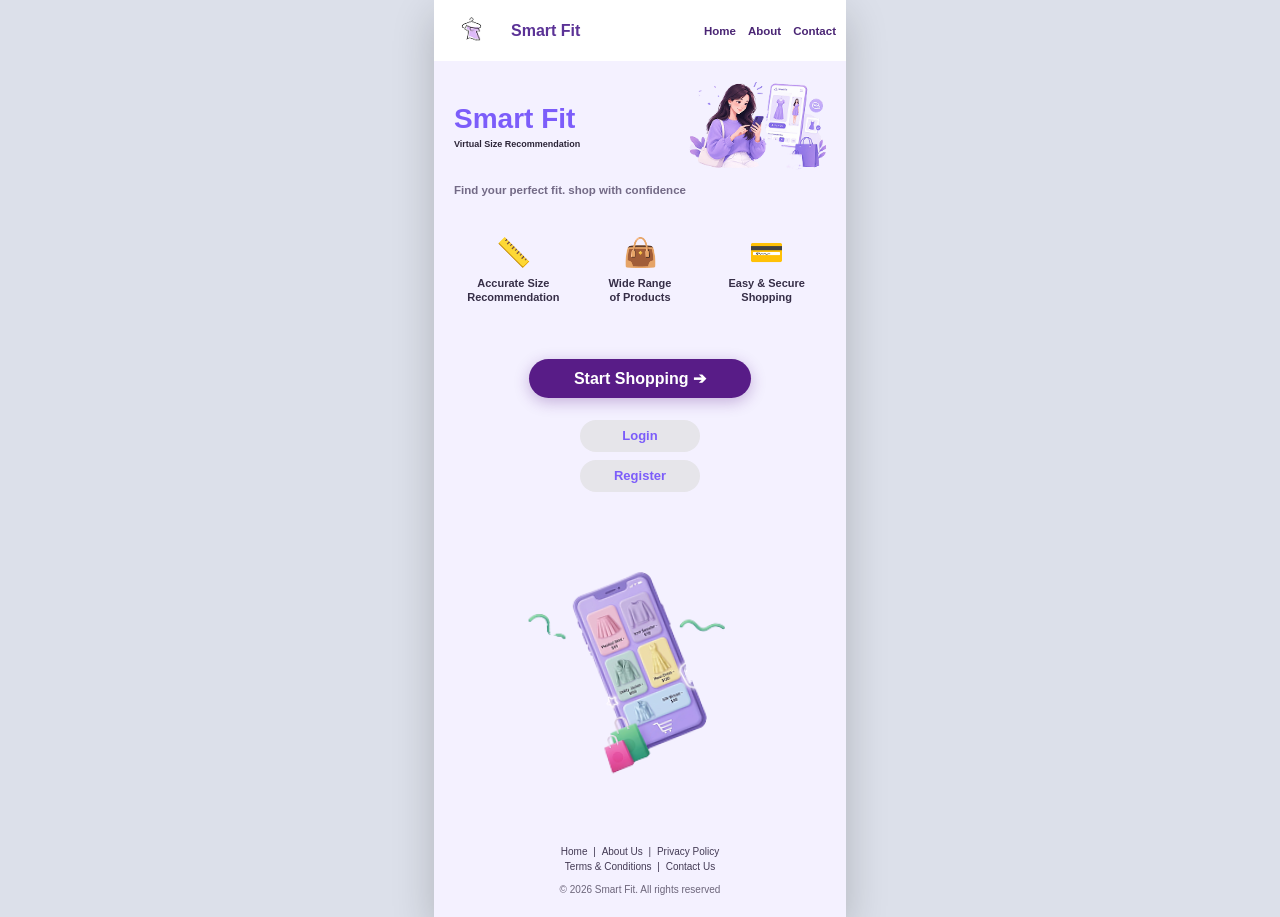
<file: index.html>
<!DOCTYPE html>
<html lang="en">
<head>
    <meta charset="UTF-8">
    <meta name="viewport" content="width=device-width, initial-scale=1.0">
    <title>Smart Fit - Virtual Size Recommendation</title>
    <link rel="stylesheet" href="style.css">
</head>
<body>

    <div class="mobile-container">
        <!-- Top White Navbar -->
        <header class="navbar">
            <div class="logo-area">
                <img src="images/navbar.png" alt="Smart Fit Logo" class="nav-logo">
                <span class="brand-name">Smart Fit</span>
            </div>
            <nav class="nav-links">
                 <a href="index.html">Home</a>
                 <a href="about.html">About</a>
                 <a href="contact.html">Contact</a>
            </nav>
        </header>

        <!-- Main Content Area -->
        <main class="main-content">
            <!-- Hero Section -->
            <section class="hero-section">
                <div class="hero-top">
                    <div class="hero-text">
                        <h1>Smart Fit</h1>
                        <h2>Virtual Size Recommendation</h2>
                    </div>
                    <div class="hero-illustration">
                        <img src="images/hero.png" alt="Smart Fit Illustration" class="illustration-img">
                    </div>
                </div>
                <p class="hero-tagline">Find your perfect fit. shop with confidence</p>
            </section>

            <!-- Features / Icons Section -->
            <section class="features-section">
                <div class="feature-item">
                    <div class="feature-icon">📏</div>
                    <p>Accurate Size<br>Recommendation</p>
                </div>
                <div class="feature-item">
                    <div class="feature-icon">👜</div>
                    <p>Wide Range<br>of Products</p>
                </div>
                <div class="feature-item">
                    <div class="feature-icon">💳</div>
                    <p>Easy & Secure<br>Shopping</p>
                </div>
            </section>

            <!-- Action Buttons Section -->
            <section class="action-section">
                
                <button onclick="goToShop()" style="background-color: #581c87; color: #ffffff; font-size: 16px; font-weight: 600; padding: 10px 45px; border: none; border-radius: 50px; cursor: pointer; box-shadow: 0 4px 15px rgba(88, 28, 135, 0.3); display: inline-block; text-align: center;">Start Shopping ➔</button>
                
                <div class="auth-buttons-container">
                    <a href="login.html" style="text-decoration: none;">
                        <button class="btn-secondary">Login</button>
                    </a>
                    <a href="register.html" style="text-decoration: none;">
                        <button class="btn-secondary">Register</button>
                    </a>
                </div>
            </section>

            <div class="bottom-banner">
                <img src="images/banner.png" alt="Fashion Showcase" class="bottom-banner-img">
            </div>

        </main>

        <!-- Footer Links & Copyright -->
        <footer class="footer">
            <div class="footer-links">
                <a href="#">Home</a> | 
                <a href="#">About Us</a> | 
                <a href="#">Privacy Policy</a> <br>
                <a href="#">Terms & Conditions</a> | 
                <a href="#">Contact Us</a>
            </div>
            <p class="copyright">&copy; 2026 Smart Fit. All rights reserved</p>
        </footer>
    </div>

    <!-- JavaScript to handle Start Shopping button redirect -->
    <script>
        function goToShop() {
            window.location.href = "products.html";
        }

        
    </script>
</body>
</html>
</file>
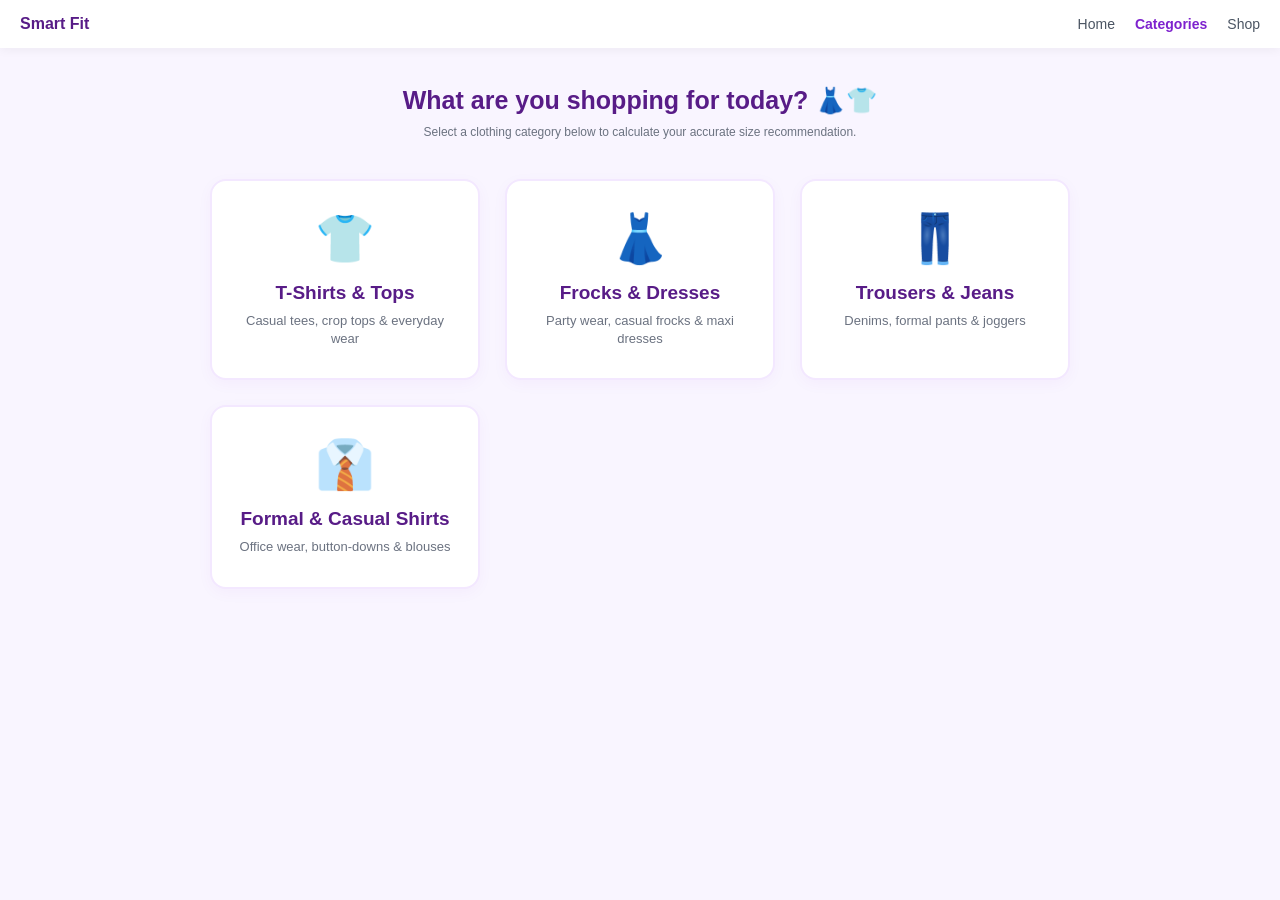
<file: categories.html>
<!DOCTYPE html>
<html lang="en">
<head>
    <meta charset="UTF-8">
    <meta name="viewport" content="width=device-width, initial-scale=1.0">
    <title>Select Clothing Category - SmartFit</title>
    <style>
        * {
            margin: 0;
            padding: 0;
            box-sizing: border-box;
            font-family: 'Segoe UI', Tahoma, Geneva, Verdana, sans-serif;
        }
        body {
            background-color: #f9f5ff;
            color: #1f2937;
        }
        header {
            background: #ffffff;
            box-shadow: 0 2px 10px rgba(0,0,0,0.05);
            display: flex;
            justify-content: space-between;
            align-items: center;
            padding: 15px 20px;
            position: sticky;
            top: 0;
            z-index: 100;
        }
        .logo {
            font-size: 15Spx;
            font-weight: bold;
            color: #581c87;
        }
        .nav-links {
            display: flex;
            gap: 20px;
            align-items: center;
        }
        .nav-links a {
            text-decoration: none;
            color: #4b5563;
            font-size: 14px;
            font-weight: 500;
        }
        .nav-links a:hover {
            color: #7e22ce;
        }
        .container {
            max-width: 900px;
            margin: 18px auto;
            padding: 20px;
            text-align: center;
        }
        h1 {
            color: #581c87;
            font-size: 25px;
            margin-bottom: 10px;
        }
        p.subtitle {
            color: #6b7280;
            font-size: 12px;
            margin-bottom: 40px;
        }
        .category-grid {
            display: grid;
            grid-template-columns: repeat(auto-fit, minmax(220px, 1fr));
            gap: 25px;
        }
        .category-card {
            background: #ffffff;
            border: 2px solid #f3e8ff;
            border-radius: 16px;
            padding: 30px 20px;
            cursor: pointer;
            transition: all 0.3s ease;
            box-shadow: 0 4px 15px rgba(126, 34, 206, 0.04);
        }
        .category-card:hover {
            border-color: #7e22ce;
            transform: translateY(-5px);
            box-shadow: 0 10px 25px rgba(126, 34, 206, 0.12);
        }
        .category-icon {
            font-size: 48px;
            margin-bottom: 15px;
        }
        .category-card h3 {
            color: #581c87;
            font-size: 19px;
            margin-bottom: 8px;
        }
        .category-card p {
            color: #6b7280;
            font-size: 13px;
            line-height: 1.4;
        }
    </style>
</head>
<body>

    <header>
        <div class="logo">Smart Fit</div>
        <div class="nav-links">
            <a href="dashboard.html">Home</a>
            <a href="categories.html" style="color: #7e22ce; font-weight: 600;">Categories</a>
            <a href="products.html">Shop</a>
        </div>
    </header>

    <div class="container">
        <h1>What are you shopping for today? 👗👕</h1>
        <p class="subtitle">Select a clothing category below to calculate your accurate size recommendation.</p>

        <div class="category-grid">
            <div class="category-card" onclick="selectCategory('T-Shirts')">
                <div class="category-icon">👕</div>
                <h3>T-Shirts & Tops</h3>
                <p>Casual tees, crop tops & everyday wear</p>
            </div>

            <div class="category-card" onclick="selectCategory('Frocks / Dresses')">
                <div class="category-icon">👗</div>
                <h3>Frocks & Dresses</h3>
                <p>Party wear, casual frocks & maxi dresses</p>
            </div>

            <div class="category-card" onclick="selectCategory('Trousers / Pants')">
                <div class="category-icon">👖</div>
                <h3>Trousers & Jeans</h3>
                <p>Denims, formal pants & joggers</p>
            </div>

            <div class="category-card" onclick="selectCategory('Shirts')">
                <div class="category-icon">👔</div>
                <h3>Formal & Casual Shirts</h3>
                <p>Office wear, button-downs & blouses</p>
            </div>
        </div>
    </div>

    <script>
        function selectCategory(categoryName) {
            
            localStorage.setItem("selected_category", categoryName);
            
       
            window.location.href = "size-recommendation.html";
        }
    </script>

</body>
</html>
</file>
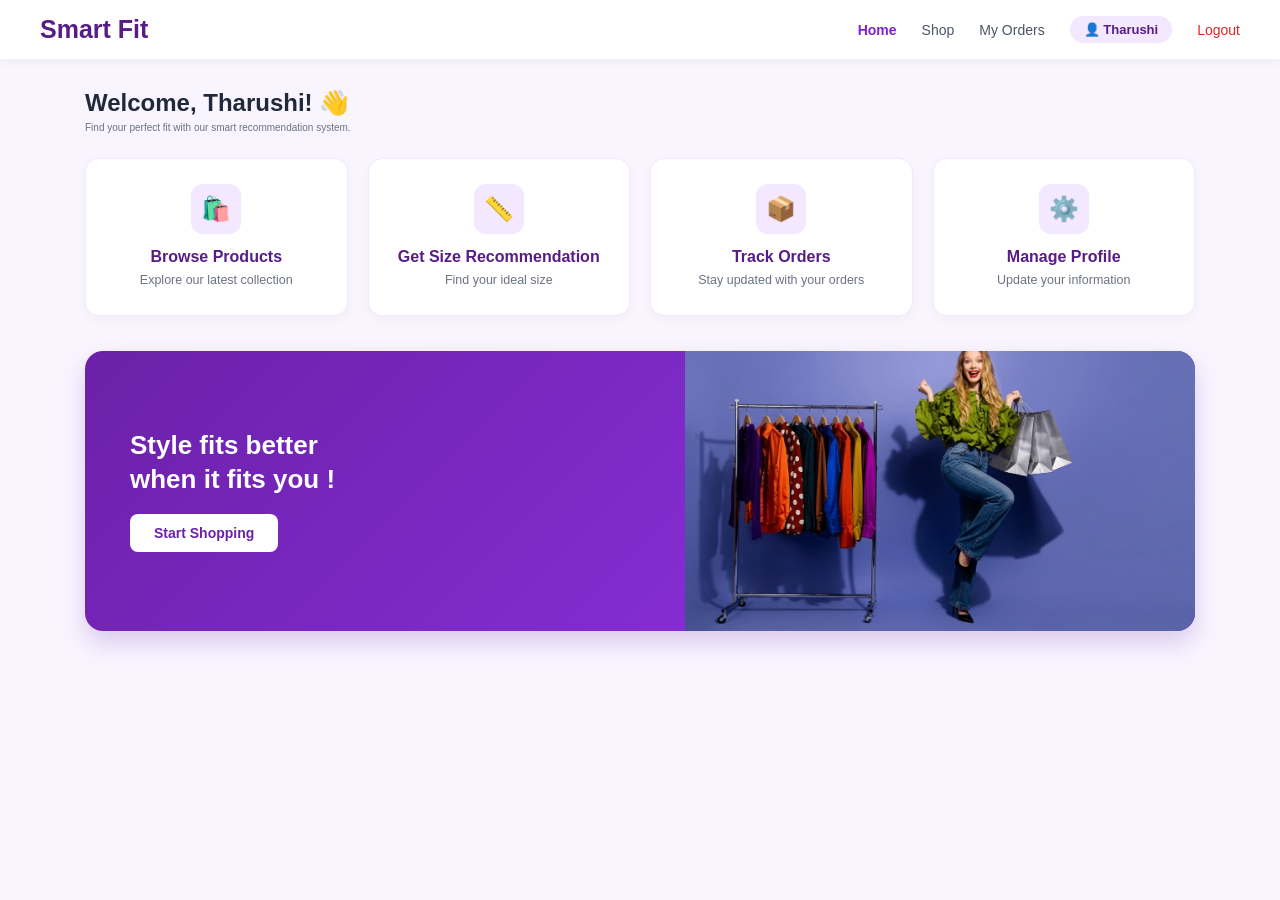
<file: dashboard.html>
<!DOCTYPE html>
<html lang="en">
<head>
    <meta charset="UTF-8">
    <meta name="viewport" content="width=device-width, initial-scale=1.0">
    <title>User Dashboard - SmartFit</title>
    <style>
        * {
            margin: 0;
            padding: 0;
            box-sizing: border-box;
            font-family: 'Segoe UI', Tahoma, Geneva, Verdana, sans-serif;
        }
        body {
            background-color: #f9f5ff;
            color: #1f2937;
        }
        /* Top Navigation Bar */
        header {
            background: #ffffff;
            box-shadow: 0 2px 10px rgba(0,0,0,0.05);
            display: flex;
            justify-content: space-between;
            align-items: center;
            padding: 15px 40px;
            position: sticky;
            top: 0;
            z-index: 100;
        }
        .logo {
            font-size: 25px;
            font-weight: bold;
            color: #581c87;
            flex-shrink: 0;
        }
        
        /* Desktop Menu Links */
        .nav-links {
            display: flex;
            gap: 25px;
            align-items: center;
        }
        .nav-links a {
            text-decoration: none;
            color: #4b5563;
            font-size: 14px;
            font-weight: 500;
            transition: color 0.3s;
            white-space: nowrap;
        }
        .nav-links a:hover {
            color: #7e22ce;
        }
        .user-profile-badge {
            display: flex;
            align-items: center;
            gap: 6px;
            background: #f3e8ff;
            padding: 6px 14px;
            border-radius: 20px;
            color: #581c87;
            font-weight: 600;
            font-size: 13px;
            white-space: nowrap;
        }
        .logout-btn {
            color: #dc2626 !important;
            font-weight: 600;
        }

        /* Hamburger Menu Icon (Hidden on Desktop) */
        .menu-toggle {
            display: none;
            flex-direction: column;
            cursor: pointer;
            gap: 5px;
            background: none;
            border: none;
            padding: 5px;
        }
        .menu-toggle span {
            width: 25px;
            height: 3px;
            background-color: #581c87;
            border-radius: 2px;
            transition: 0.3s;
        }

        /* Main Dashboard Layout */
        .dashboard-container {
            max-width: 1150px;
            margin: 30px auto;
            padding: 0 20px;
        }
        .welcome-header {
            margin-bottom: 25px;
        }
        .welcome-header h1 {
            font-size: 24px;
            color: #1f2937;
            margin-bottom: 5px;
        }
        .welcome-header p {
            font-size: 10px;
            color: #6b7280;
        }

        
        .grid-menu {
            display: grid;
            grid-template-columns: repeat(auto-fit, minmax(240px, 1fr));
            gap: 20px;
            margin-bottom: 35px;
        }
        .card-item {
            background: #ffffff;
            padding: 25px 20px;
            border-radius: 14px;
            box-shadow: 0 4px 12px rgba(0,0,0,0.03);
            border: 1.5px solid #f3e8ff;
            transition: transform 0.3s, box-shadow 0.3s, border-color 0.3s;
            cursor: pointer;
            text-decoration: none;
            color: inherit;
            display: flex;
            flex-direction: column;
            align-items: center;
            text-align: center;
        }
        .card-item:hover {
            transform: translateY(-4px);
            box-shadow: 0 8px 20px rgba(126, 34, 206, 0.12);
            border-color: #c084fc;
        }
        .icon-box {
            width: 50px;
            height: 50px;
            background: #f3e8ff;
            border-radius: 12px;
            display: flex;
            align-items: center;
            justify-content: center;
            font-size: 24px;
            margin-bottom: 14px;
        }
        .card-item h3 {
            color: #581c87;
            font-size: 16px;
            margin-bottom: 6px;
        }
        .card-item p {
            color: #6b7280;
            font-size: 12.5px;
            line-height: 1.4;
        }

        
        .promo-banner {
            background: linear-gradient(135deg, #6b21a8 0%, #9333ea 100%);
            border-radius: 18px;
            display: flex;
            align-items: center;
            justify-content: space-between;
            overflow: hidden;
            box-shadow: 0 12px 25px rgba(107, 33, 168, 0.2);
            color: white;
        }
        .promo-content {
            padding: 40px 45px;
            flex: 1;
        }
        .promo-content h2 {
            font-size: 26px;
            line-height: 1.3;
            margin-bottom: 18px;
            font-weight: 700;
        }
        .btn-shop-now {
            display: inline-block;
            background: #ffffff;
            color: #6b21a8;
            padding: 11px 24px;
            border-radius: 8px;
            text-decoration: none;
            font-weight: 600;
            font-size: 14px;
            transition: background 0.3s, transform 0.2s;
        }
        .btn-shop-now:hover {
            background: #f3e8ff;
            transform: scale(1.03);
        }
        .promo-image {
            flex: 1;
            width: 50%;
            height: 280px;
        }
        .promo-image img {
            width: 100%;
            height: 100%;
            object-fit: cover;
            display: block;
        }

        /* Mobile Responsive & Hamburger Menu Rules */
        @media (max-width: 900px) {
            header {
                padding: 15px 25px;
            }
            .menu-toggle {
                display: flex; 
            }
            .nav-links {
                display: none; 
                position: absolute;
                top: 100%;
                left: 0;
                width: 100%;
                background: #ffffff;
                flex-direction: column;
                align-items: start;
                padding: 20px 30px;
                box-shadow: 0 10px 15px rgba(0,0,0,0.05);
                gap: 18px;
                border-top: 1px solid #f3e8ff;
            }
            
            .nav-links.active {
                display: flex;
            }
            .promo-banner {
                flex-direction: column;
            }
            .promo-image {
                width: 100%;
                height: 220px;
            }
            .promo-content {
                padding: 30px;
                text-align: center;
            }
        }

        /* Toast Message */
        #toast {
            visibility: hidden;
            min-width: 280px;
            background-color: #7e22ce;
            color: #fff;
            text-align: center;
            border-radius: 8px;
            padding: 14px;
            position: fixed;
            z-index: 20;
            left: 50%;
            bottom: 30px;
            transform: translateX(-50%);
            font-size: 14px;
            box-shadow: 0 5px 15px rgba(0,0,0,0.2);
        }
        #toast.show {
            visibility: visible;
            animation: fadein 0.5s, fadeout 0.5s 2.5s;
        }
        @keyframes fadein { from {bottom: 0; opacity: 0;} to {bottom: 30px; opacity: 1;} }
        @keyframes fadeout { from {bottom: 30px; opacity: 1;} to {bottom: 0; opacity: 0;} }
    </style>
</head>
<body>

    <!-- Header -->
    <header>
        <div class="logo">Smart Fit</div>
        
        <!-- Hamburger Menu Button (ඉරි 3) -->
        <button class="menu-toggle" id="menuToggle" onclick="toggleMenu()">
            <span></span>
            <span></span>
            <span></span>
        </button>

        <!-- Navigation Links -->
        <div class="nav-links" id="navLinks">
            <a href="dashboard.html" style="color: #7e22ce; font-weight: 600;">Home</a>
            <a href="products.html">Shop</a>
            <a href="orders.html">My Orders</a>
            <div class="user-profile-badge">👤 Tharushi</div>
            <a href="#" onclick="logout()" class="logout-btn">Logout</a>
        </div>
    </header>

    <!-- Main Content -->
    <div class="dashboard-container">
        
        <!-- Welcome Header -->
        <div class="welcome-header">
            <h1>Welcome, Tharushi! 👋</h1>
            <p>Find your perfect fit with our smart recommendation system.</p>
        </div>

        <!-- Dashboard Options Grid -->
        <div class="grid-menu">
            <a href="products.html" class="card-item">
                <div class="icon-box">🛍️</div>
                <h3>Browse Products</h3>
                <p>Explore our latest collection</p>
            </a>
            <a href="size-recommendation.html" class="card-item">
                <div class="icon-box">📏</div>
                <h3>Get Size Recommendation</h3>
                <p>Find your ideal size</p>
            </a>
            <a href="orders.html" class="card-item">
                <div class="icon-box">📦</div>
                <h3>Track Orders</h3>
                <p>Stay updated with your orders</p>
            </a>
            <a href="#" onclick="showToast('Profile settings coming soon!')" class="card-item">
                <div class="icon-box">⚙️</div>
                <h3>Manage Profile</h3>
                <p>Update your information</p>
            </a>
        </div>

        <!-- Bottom Promo Banner with Image -->
        <div class="promo-banner">
            <div class="promo-content">
                <h2>Style fits better<br>when it fits you !</h2>
                <a href="products.html" class="btn-shop-now">Start Shopping</a>
            </div>
            <div class="promo-image">
                <img src="images/dashboard.jpg" alt="Fashion Model">
            </div>
        </div>

    </div>

    <div id="toast">Action Successful</div>

    <script>
        
        function toggleMenu() {
            const navLinks = document.getElementById("navLinks");
            navLinks.classList.toggle("active");
        }

        function showToast(message, isError = false) {
            const toast = document.getElementById("toast");
            toast.textContent = message;
            toast.style.backgroundColor = isError ? "#dc2626" : "#7e22ce";
            toast.className = "show";
            setTimeout(() => { toast.className = toast.className.replace("show", ""); }, 3000);
        }

        function logout() {
            showToast("Logged out successfully!");
            setTimeout(() => {
                window.location.href = "login.html";
            }, 1200);
        }
    </script>
</body>
</html>
</file>
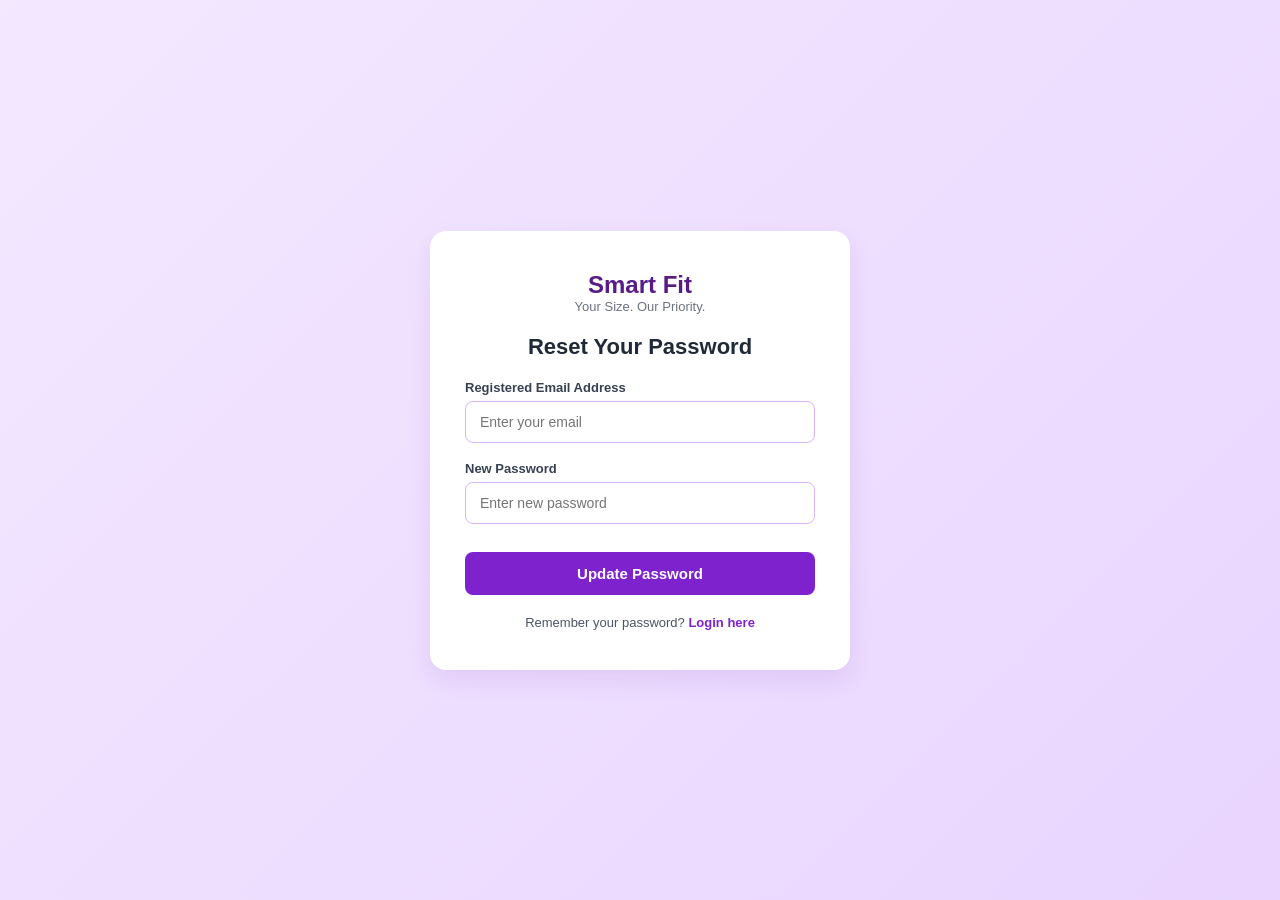
<file: forgot-password.html>
<!DOCTYPE html>
<html lang="en">
<head>
    <meta charset="UTF-8">
    <meta name="viewport" content="width=device-width, initial-scale=1.0">
    <title>Forgot Password - SmartFit</title>
    <style>
        * {
            margin: 0;
            padding: 0;
            box-sizing: border-box;
            font-family: 'Segoe UI', Tahoma, Geneva, Verdana, sans-serif;
        }
        body {
            background: linear-gradient(135deg, #f3e8ff 0%, #e9d5ff 100%);
            display: flex;
            justify-content: center;
            align-items: center;
            min-height: 100vh;
            padding: 20px;
        }
        .forgot-container {
            background: #ffffff;
            padding: 40px 35px;
            border-radius: 16px;
            box-shadow: 0 10px 25px rgba(107, 33, 168, 0.1);
            width: 100%;
            max-width: 420px;
        }
        .logo-area {
            text-align: center;
            margin-bottom: 20px;
        }
        .logo-area h1 {
            color: #581c87;
            font-size: 24px;
        }
        .logo-area p {
            color: #6b7280;
            font-size: 13px;
        }
        .forgot-container h2 {
            text-align: center;
            color: #1f2937;
            margin-bottom: 20px;
            font-size: 22px;
        }
        .input-group {
            margin-bottom: 18px;
        }
        .input-group label {
            display: block;
            margin-bottom: 6px;
            color: #374151;
            font-size: 13px;
            font-weight: 600;
        }
        .input-group input {
            width: 100%;
            padding: 12px 14px;
            border: 1.5px solid #d8b4fe;
            border-radius: 8px;
            font-size: 14px;
            outline: none;
            transition: border-color 0.3s;
        }
        .input-group input:focus {
            border-color: #7e22ce;
        }
        .btn-submit {
            width: 100%;
            padding: 13px;
            background-color: #7e22ce;
            color: white;
            border: none;
            border-radius: 8px;
            font-size: 15px;
            font-weight: 600;
            cursor: pointer;
            transition: background-color 0.3s;
            margin-top: 10px;
        }
        .btn-submit:hover {
            background-color: #6b21a8;
        }
        .back-login {
            text-align: center;
            margin-top: 20px;
            font-size: 13px;
            color: #4b5563;
        }
        .back-login a {
            color: #7e22ce;
            text-decoration: none;
            font-weight: 600;
        }
        .back-login a:hover {
            text-decoration: underline;
        }
        /* Toast Notification Styling */
        #toast {
            visibility: hidden;
            min-width: 280px;
            background-color: #7e22ce;
            color: #fff;
            text-align: center;
            border-radius: 8px;
            padding: 14px;
            position: fixed;
            z-index: 20;
            left: 50%;
            bottom: 30px;
            transform: translateX(-50%);
            font-size: 14px;
            box-shadow: 0 5px 15px rgba(0,0,0,0.2);
        }
        #toast.show {
            visibility: visible;
            animation: fadein 0.5s, fadeout 0.5s 2.5s;
        }
        @keyframes fadein { from {bottom: 0; opacity: 0;} to {bottom: 30px; opacity: 1;} }
        @keyframes fadeout { from {bottom: 30px; opacity: 1;} to {bottom: 0; opacity: 0;} }
    </style>
</head>
<body>

    <div class="forgot-container">
        <div class="logo-area">
            <h1>Smart Fit</h1>
            <p>Your Size. Our Priority.</p>
        </div>
        <h2>Reset Your Password</h2>

        <form id="forgotForm">
            <div class="input-group">
                <label for="resetEmail">Registered Email Address</label>
                <input type="email" id="resetEmail" placeholder="Enter your email" required>
            </div>
            <div class="input-group">
                <label for="resetPassword">New Password</label>
                <input type="password" id="resetPassword" placeholder="Enter new password" required>
            </div>
            <button type="submit" class="btn-submit">Update Password</button>
        </form>

        <div class="back-login">
            Remember your password? <a href="login.html">Login here</a>
        </div>
    </div>

    <div id="toast">Password Updated!</div>

    <script>
        function showToast(message, isError = false) {
            const toast = document.getElementById("toast");
            toast.textContent = message;
            toast.style.backgroundColor = isError ? "#dc2626" : "#7e22ce";
            toast.className = "show";
            setTimeout(() => { toast.className = toast.className.replace("show", ""); }, 3000);
        }

        document.getElementById('forgotForm').addEventListener('submit', async function(e) {
            e.preventDefault();

            const email = document.getElementById('resetEmail').value.trim();
            const new_password = document.getElementById('resetPassword').value;

            try {
                const response = await fetch('http://127.0.0.1:8000/forgot-password', {
                    method: 'POST',
                    headers: { 'Content-Type': 'application/json' },
                    body: JSON.stringify({ email, new_password })
                });

                const data = await response.json();

                if (response.ok) {
                    showToast("✨ Password updated successfully! Redirecting...");
                    setTimeout(() => {
                        window.location.href = "login.html";
                    }, 1500);
                } else {
                    showToast("❌ " + (data.detail || "Failed to update password"), true);
                }
            } catch (error) {
                console.error("Error:", error);
                showToast("⚠️ Network error occurred!", true);
            }
        });
    </script>
</body>
</html>
</file>
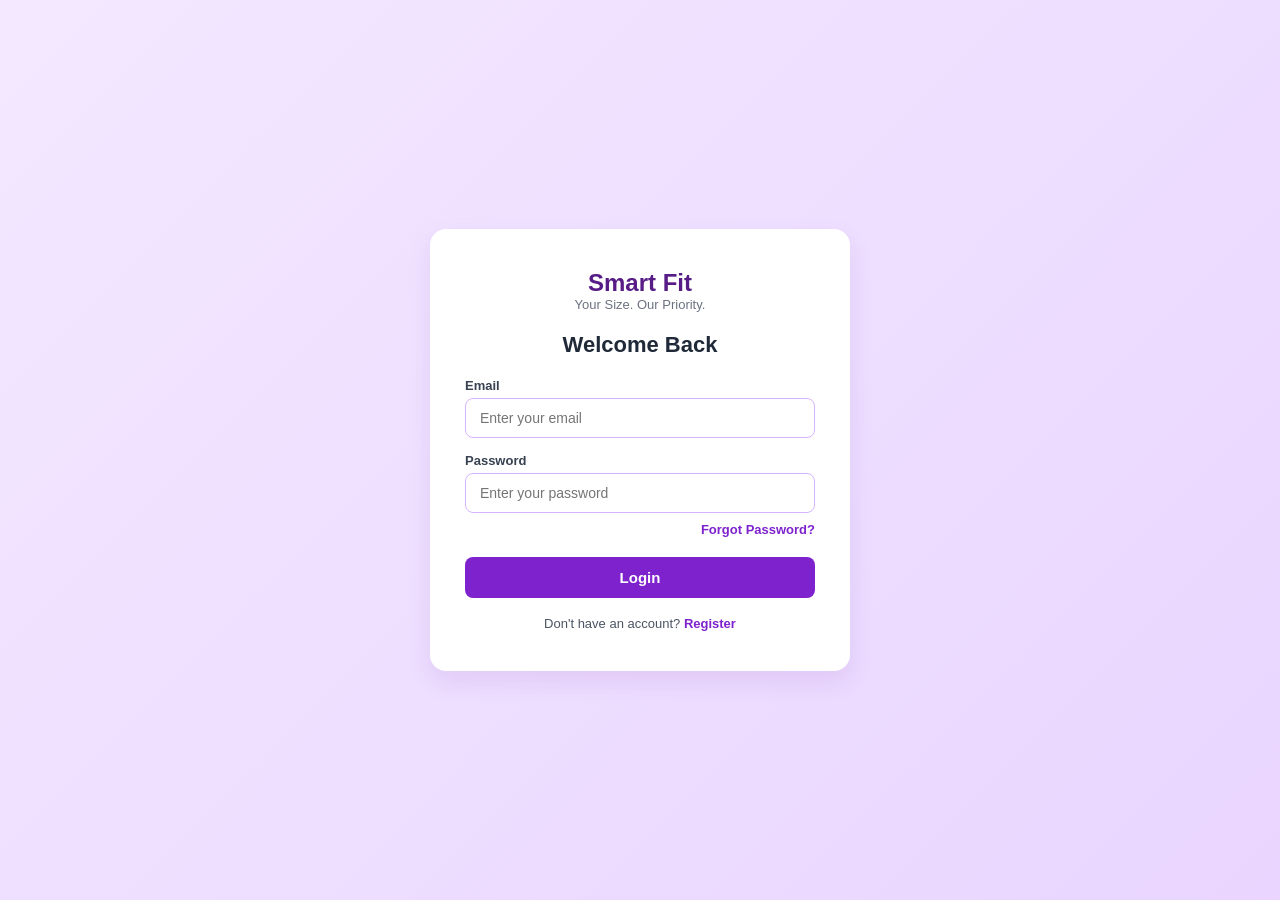
<file: login.html>
<!DOCTYPE html>
<html lang="en">
<head>
    <meta charset="UTF-8">
    <meta name="viewport" content="width=device-width, initial-scale=1.0">
    <title>Login - SmartFit</title>
    <style>
        * {
            margin: 0;
            padding: 0;
            box-sizing: border-box;
            font-family: 'Segoe UI', Tahoma, Geneva, Verdana, sans-serif;
        }
        body {
            background: linear-gradient(135deg, #f3e8ff 0%, #e9d5ff 100%);
            display: flex;
            justify-content: center;
            align-items: center;
            min-height: 100vh;
            padding: 20px;
        }
        .login-container {
            background: #ffffff;
            padding: 40px 35px;
            border-radius: 16px;
            box-shadow: 0 10px 25px rgba(107, 33, 168, 0.1);
            width: 100%;
            max-width: 420px;
        }
        .logo-area {
            text-align: center;
            margin-bottom: 20px;
        }
        .logo-area h1 {
            color: #581c87;
            font-size: 24px;
        }
        .logo-area p {
            color: #6b7280;
            font-size: 13px;
        }
        .login-container h2 {
            text-align: center;
            color: #1f2937;
            margin-bottom: 20px;
            font-size: 22px;
        }
        .input-group {
            margin-bottom: 15px;
        }
        .input-group label {
            display: block;
            margin-bottom: 5px;
            color: #374151;
            font-size: 13px;
            font-weight: 600;
        }
        .input-group input {
            width: 100%;
            padding: 11px 14px;
            border: 1.5px solid #d8b4fe;
            border-radius: 8px;
            font-size: 14px;
            outline: none;
            transition: border-color 0.3s;
        }
        .input-group input:focus {
            border-color: #7e22ce;
        }
        .forgot-row {
            display: flex;
            justify-content: flex-end;
            margin-top: -6px;
            margin-bottom: 12px;
        }
        .btn-forgot {
            background: none;
            border: none;
            color: #7e22ce;
            font-size: 13px;
            font-weight: 600;
            cursor: pointer;
            padding: 0;
        }
        .btn-forgot:hover {
            text-decoration: underline;
            color: #6b21a8;
        }
        .btn-login, .btn-reset {
            width: 100%;
            padding: 12px;
            background-color: #7e22ce;
            color: white;
            border: none;
            border-radius: 8px;
            font-size: 15px;
            font-weight: 600;
            cursor: pointer;
            transition: background-color 0.3s;
            margin-top: 8px;
        }
        .btn-login:hover, .btn-reset:hover {
            background-color: #6b21a8;
        }
        .register-link {
            text-align: center;
            margin-top: 18px;
            font-size: 13px;
            color: #4b5563;
        }
        .register-link a {
            color: #7e22ce;
            text-decoration: none;
            font-weight: 600;
        }
        .register-link a:hover {
            text-decoration: underline;
        }
        /* Forgot Password Modal */
        .modal-overlay {
            display: none;
            position: fixed;
            inset: 0;
            background: rgba(17, 24, 39, 0.5);
            justify-content: center;
            align-items: center;
            z-index: 10;
            padding: 20px;
        }
        .modal-overlay.active {
            display: flex;
        }
        .modal-box {
            background: #ffffff;
            width: 100%;
            max-width: 400px;
            padding: 28px 25px;
            border-radius: 16px;
            box-shadow: 0 15px 35px rgba(88, 28, 135, 0.2);
            position: relative;
        }
        .modal-header {
            display: flex;
            justify-content: space-between;
            align-items: center;
            margin-bottom: 16px;
        }
        .modal-header h3 {
            color: #581c87;
            font-size: 19px;
        }
        .btn-close {
            background: #f3e8ff;
            color: #581c87;
            border: none;
            width: 30px;
            height: 30px;
            border-radius: 50%;
            font-size: 16px;
            font-weight: bold;
            cursor: pointer;
        }
        .btn-close:hover {
            background: #e9d5ff;
        }
        /* Toast Notification Styling */
        #toast {
            visibility: hidden;
            min-width: 280px;
            background-color: #7e22ce;
            color: #fff;
            text-align: center;
            border-radius: 8px;
            padding: 14px;
            position: fixed;
            z-index: 20;
            left: 50%;
            bottom: 30px;
            transform: translateX(-50%);
            font-size: 14px;
            box-shadow: 0 5px 15px rgba(0,0,0,0.2);
        }
        #toast.show {
            visibility: visible;
            animation: fadein 0.5s, fadeout 0.5s 2.5s;
        }
        @keyframes fadein { from {bottom: 0; opacity: 0;} to {bottom: 30px; opacity: 1;} }
        @keyframes fadeout { from {bottom: 30px; opacity: 1;} to {bottom: 0; opacity: 0;} }
    </style>
</head>
<body>

    <div class="login-container">
        <div class="logo-area">
            <h1>Smart Fit</h1>
            <p>Your Size. Our Priority.</p>
        </div>
        <h2>Welcome Back</h2>
        
        <form id="loginForm">
            <div class="input-group">
                <label for="email">Email</label>
                <input type="email" id="email" placeholder="Enter your email" required>
            </div>
            <div class="input-group">
                <label for="password">Password</label>
                <input type="password" id="password" placeholder="Enter your password" required>
            </div>
            <div class="forgot-row">
                <button type="button" id="openResetModal" class="btn-forgot">Forgot Password?</button>
            </div>
            <button type="submit" class="btn-login">Login</button>
        </form>

        <div class="register-link">
            Don't have an account? <a href="register.html">Register</a>
        </div>
    </div>

    <!-- Forgot Password Modal -->
    <div id="resetModal" class="modal-overlay" aria-hidden="true">
        <div class="modal-box">
            <div class="modal-header">
                <h3>Reset Password</h3>
                <button type="button" id="closeResetModal" class="btn-close" aria-label="Close">&times;</button>
            </div>
            <form id="resetPasswordForm">
                <div class="input-group">
                    <label for="resetEmail">Registered Email</label>
                    <input type="email" id="resetEmail" placeholder="Enter your registered email" required>
                </div>
                <div class="input-group">
                    <label for="newPassword">New Password</label>
                    <input type="password" id="newPassword" placeholder="Enter new password" required>
                </div>
                <button type="submit" class="btn-reset">Update Password</button>
            </form>
        </div>
    </div>

    <div id="toast">Login Successful!</div>

    <script>
        function showToast(message, isError = false) {
            const toast = document.getElementById("toast");
            toast.textContent = message;
            toast.style.backgroundColor = isError ? "#dc2626" : "#7e22ce";
            toast.className = "show";
            setTimeout(() => { toast.className = toast.className.replace("show", ""); }, 3000);
        }

        // Login form submission
        document.getElementById('loginForm').addEventListener('submit', async function(e) {
            e.preventDefault();

            const email = document.getElementById('email').value.trim();
            const password = document.getElementById('password').value;

            try {
                const response = await fetch('http://127.0.0.1:8000/login', {
                    method: 'POST',
                    headers: { 'Content-Type': 'application/json' },
                    body: JSON.stringify({ email, password })
                });

                const data = await response.json();

                if (response.ok && data.message) {
                    showToast("✨ Login Successful! Redirecting...");
                    setTimeout(() => {
                        window.location.href = "dashboard.html";
                    }, 1500);
                } else {
                    showToast("❌ " + (data.error || data.detail || "Invalid email or password!"), true);
                }
            } catch (error) {
                console.error("Error:", error);
                showToast("⚠️ Network error occurred!", true);
            }
        });

        // Forgot Password Modal controls
        const resetModal = document.getElementById('resetModal');
        const openResetBtn = document.getElementById('openResetModal');
        const closeResetBtn = document.getElementById('closeResetModal');
        const resetForm = document.getElementById('resetPasswordForm');

        openResetBtn.addEventListener('click', function() {
            const currentLoginEmail = document.getElementById('email').value.trim();
            if (currentLoginEmail) {
                document.getElementById('resetEmail').value = currentLoginEmail;
            }
            resetModal.classList.add('active');
            resetModal.setAttribute('aria-hidden', 'false');
        });

        function hideResetModal() {
            resetModal.classList.remove('active');
            resetModal.setAttribute('aria-hidden', 'true');
            resetForm.reset();
        }

        closeResetBtn.addEventListener('click', hideResetModal);

        resetModal.addEventListener('click', function(e) {
            if (e.target === resetModal) {
                hideResetModal();
            }
        });

        // Reset password form submission
        resetForm.addEventListener('submit', async function(e) {
            e.preventDefault();

            const email = document.getElementById('resetEmail').value.trim();
            const new_password = document.getElementById('newPassword').value;

            try {
                const response = await fetch('http://127.0.0.1:8000/reset-password', {
                    method: 'POST',
                    headers: { 'Content-Type': 'application/json' },
                    body: JSON.stringify({ email, new_password })
                });

                const data = await response.json();

                if (response.ok && data.message) {
                    showToast("✅ " + data.message);
                    hideResetModal();
                    document.getElementById('email').value = email;
                    document.getElementById('password').value = "";
                } else {
                    showToast("❌ " + (data.error || data.detail || "Could not reset password!"), true);
                }
            } catch (error) {
                console.error("Error:", error);
                showToast("⚠️ Network error occurred!", true);
            }
        });
    </script>
</body>
</html>
</file>
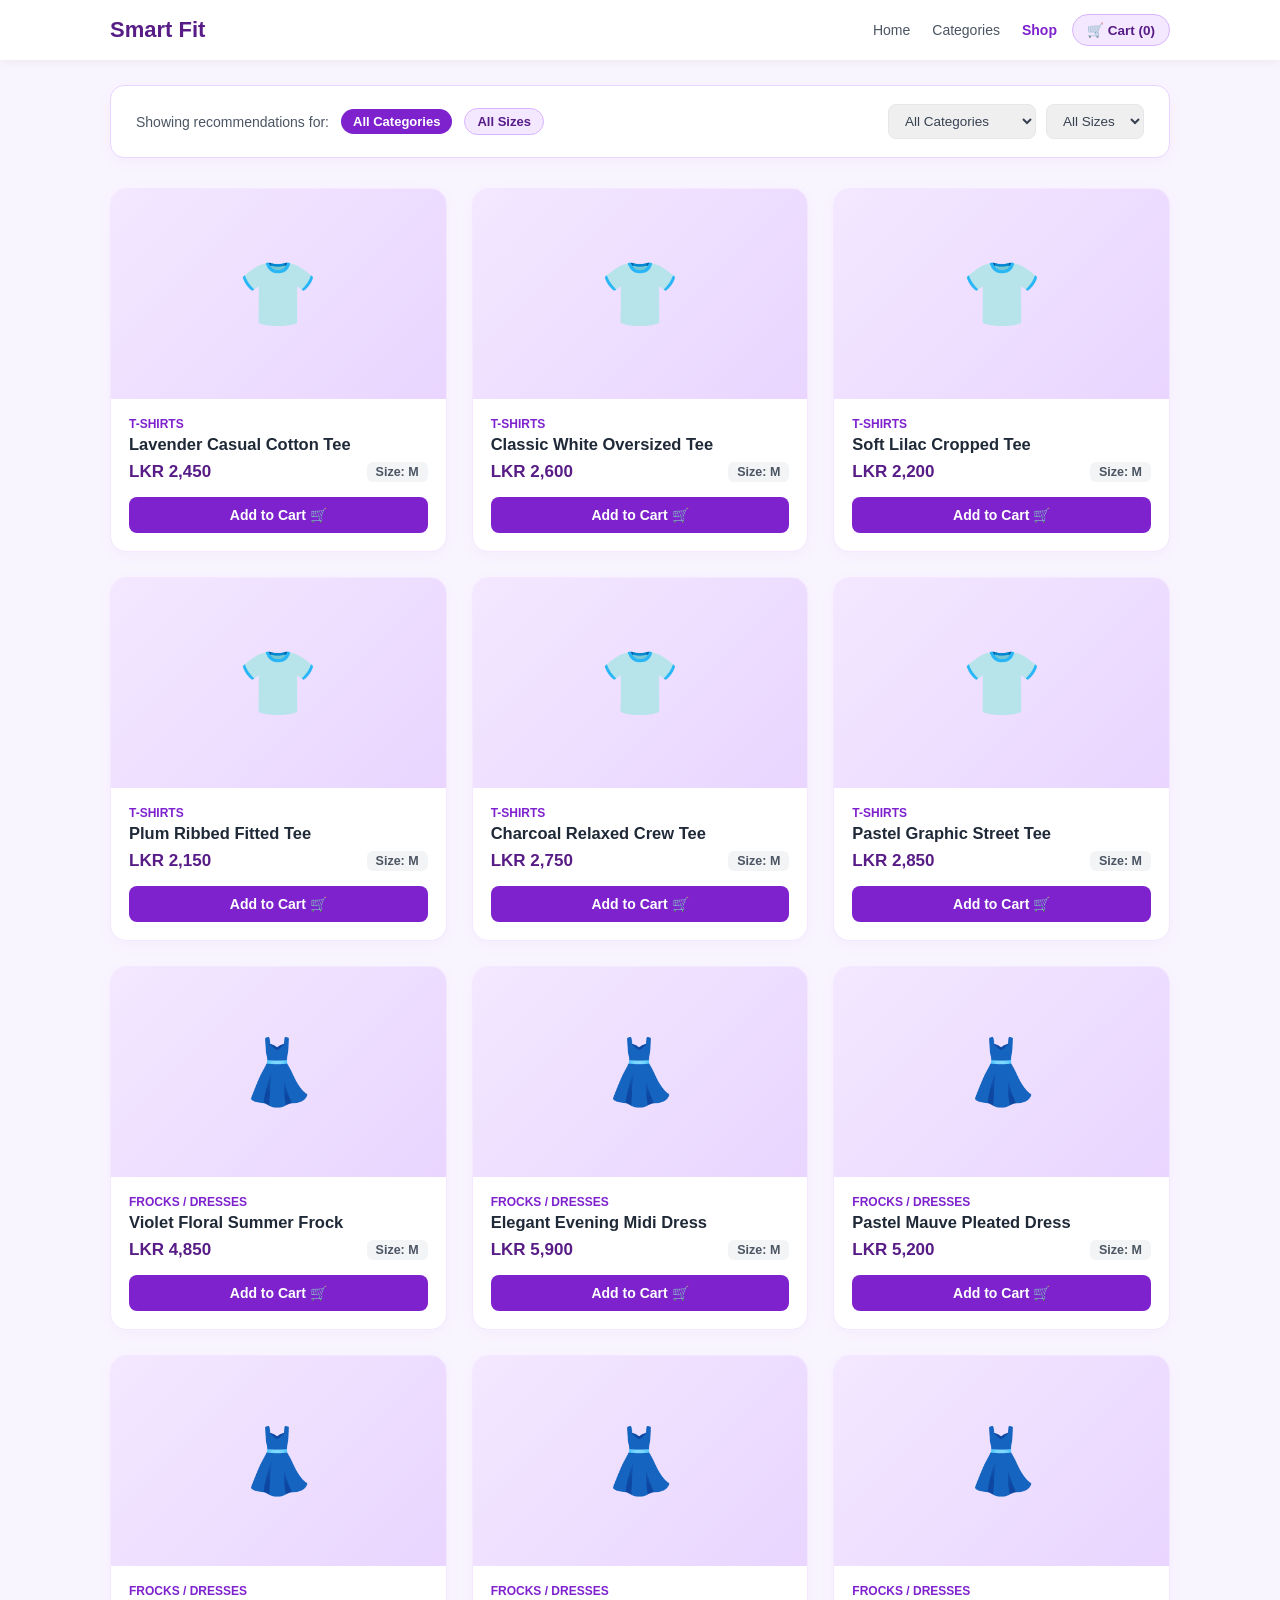
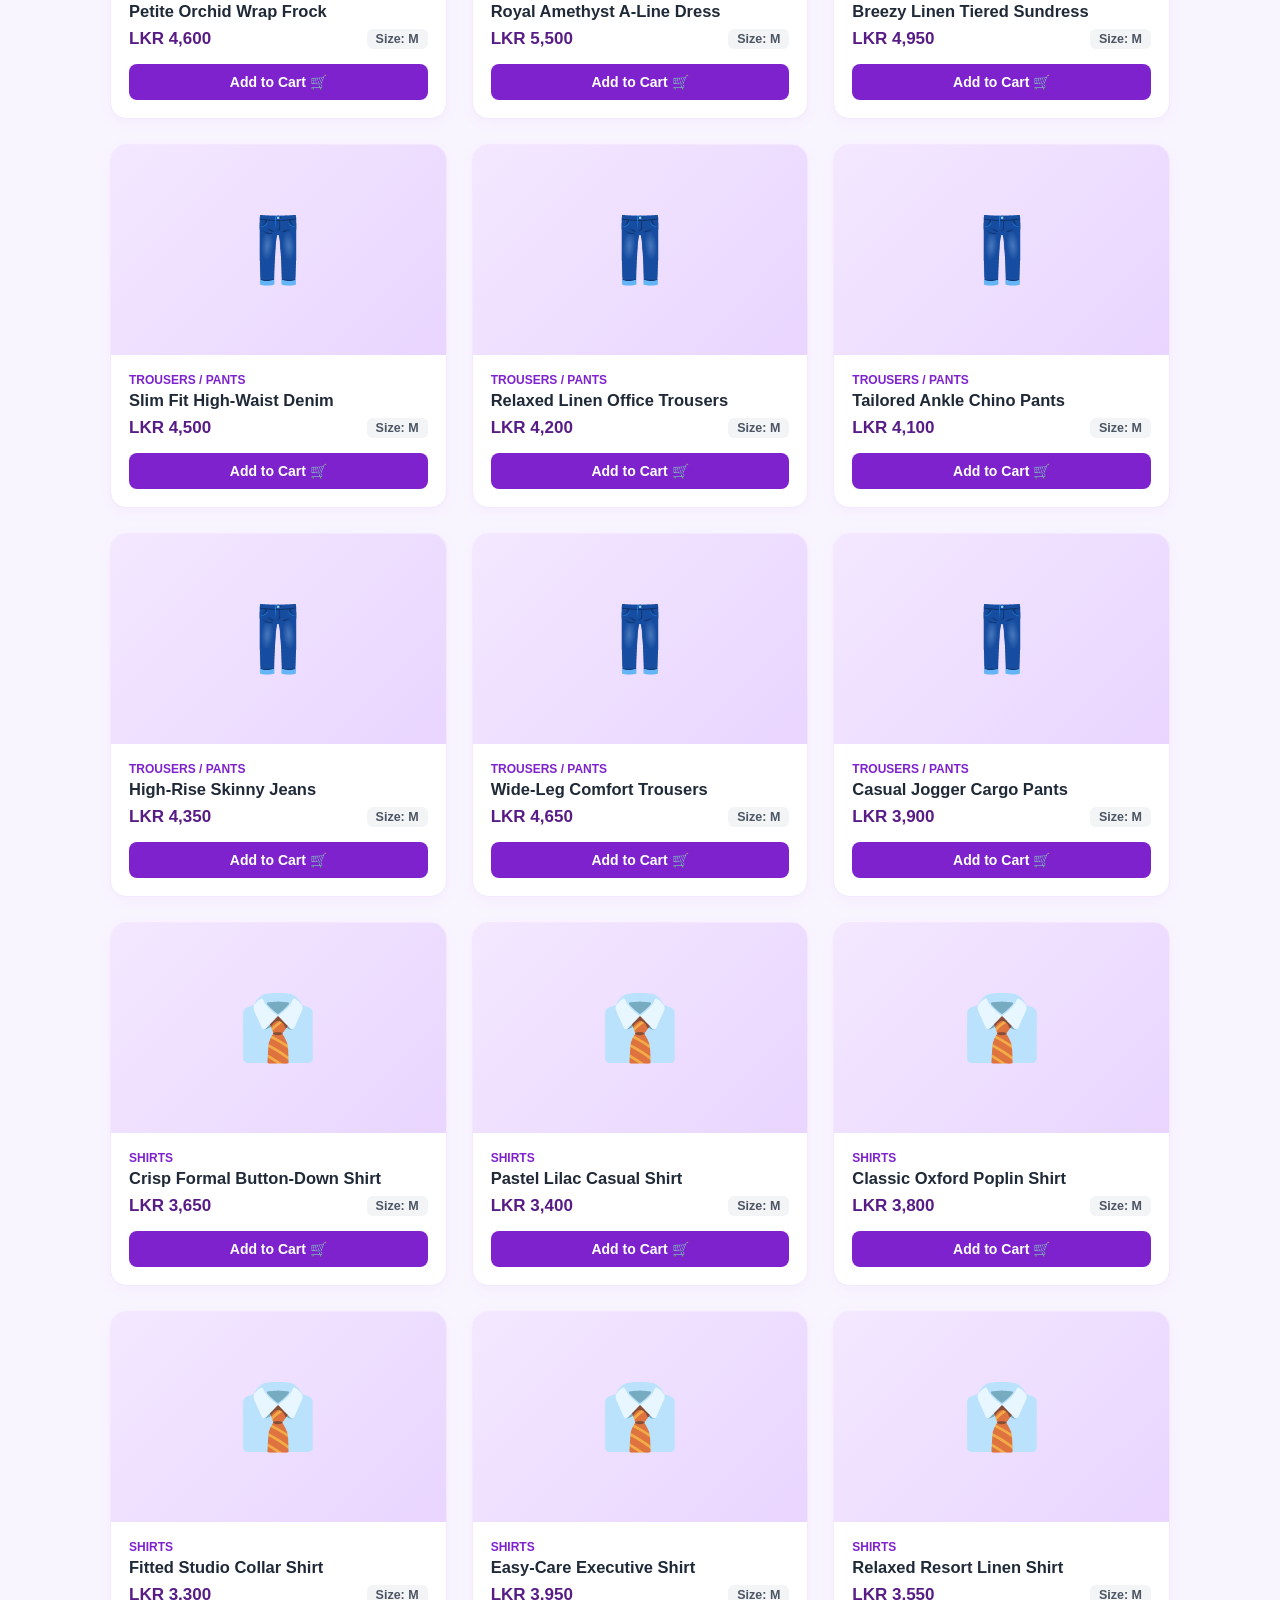
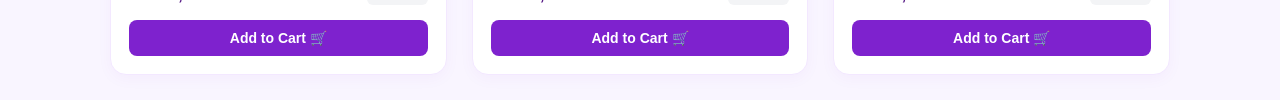
<file: products.html>
<!DOCTYPE html>
<html lang="en">
<head>
    <meta charset="UTF-8">
    <meta name="viewport" content="width=device-width, initial-scale=1.0">
    <title>Shop Matching Outfits - SmartFit</title>
    <style>
        * {
            margin: 0;
            padding: 0;
            box-sizing: border-box;
            font-family: 'Segoe UI', Tahoma, Geneva, Verdana, sans-serif;
        }
        body {
            background-color: #f9f5ff;
            color: #1f2937;
        }
        header {
            background: #ffffff;
            box-shadow: 0 2px 10px rgba(0,0,0,0.05);
            position: sticky;
            top: 0;
            z-index: 100;
            width: 100%;
        }
        .header-container {
            max-width: 1100px;
            margin: 0 auto;
            display: flex;
            justify-content: space-between;
            align-items: center;
            padding: 14px 20px;
            position: relative;
        }
        .logo {
            font-size: 22px;
            font-weight: bold;
            color: #581c87;
            white-space: nowrap;
        }
        .header-right {
            display: flex;
            align-items: center;
            gap: 15px;
        }
        .nav-links {
            display: flex;
            gap: 22px;
            align-items: center;
        }
        .nav-links a {
            text-decoration: none;
            color: #4b5563;
            font-size: 14px;
            font-weight: 500;
        }
        .nav-links a:hover {
            color: #7e22ce;
        }
        .cart-btn {
            background: #f3e8ff;
            color: #581c87;
            border: 1.5px solid #d8b4fe;
            padding: 7px 14px;
            border-radius: 20px;
            font-size: 13.5px;
            font-weight: 600;
            cursor: pointer;
            white-space: nowrap;
            transition: all 0.2s;
        }
        .cart-btn:hover {
            background: #7e22ce;
            color: #ffffff;
        }
        .hamburger-btn {
            display: none;
            background: none;
            border: none;
            font-size: 24px;
            color: #581c87;
            cursor: pointer;
            padding: 2px 6px;
        }

        /* Responsive Mobile Menu */
        @media (max-width: 768px) {
            .hamburger-btn {
                display: block;
            }
            .nav-links {
                display: none;
                flex-direction: column;
                position: absolute;
                top: 100%;
                left: 0;
                width: 100%;
                background: #ffffff;
                padding: 15px 20px;
                box-shadow: 0 8px 15px rgba(0,0,0,0.08);
                border-top: 1px solid #f3e8ff;
                gap: 15px;
                align-items: flex-start;
            }
            .nav-links.active {
                display: flex;
            }
        }

        .container {
            max-width: 1100px;
            margin: 25px auto;
            padding: 0 20px;
        }
        .filter-banner {
            background: #ffffff;
            border: 1.5px solid #e9d5ff;
            border-radius: 14px;
            padding: 18px 25px;
            display: flex;
            flex-wrap: wrap;
            justify-content: space-between;
            align-items: center;
            gap: 15px;
            margin-bottom: 30px;
            box-shadow: 0 4px 15px rgba(126, 34, 206, 0.04);
        }
        .filter-info {
            display: flex;
            align-items: center;
            gap: 12px;
            flex-wrap: wrap;
        }
        .badge {
            background: #7e22ce;
            color: white;
            padding: 5px 12px;
            border-radius: 20px;
            font-size: 13px;
            font-weight: 600;
        }
        .badge-outline {
            background: #f3e8ff;
            color: #581c87;
            border: 1px solid #d8b4fe;
            padding: 5px 12px;
            border-radius: 20px;
            font-size: 13px;
            font-weight: 600;
        }
        .filter-controls {
            display: flex;
            gap: 10px;
            align-items: center;
            flex-wrap: wrap;
        }
        .filter-controls select {
            padding: 8px 12px;
            border-radius: 8px;
            border: 1.5px solid #e5e7eb;
            font-size: 13.5px;
            outline: none;
            color: #374151;
        }
        .product-grid {
            display: grid;
            grid-template-columns: repeat(auto-fill, minmax(250px, 1fr));
            gap: 25px;
        }
        .product-card {
            background: #ffffff;
            border-radius: 16px;
            overflow: hidden;
            border: 1.5px solid #f3e8ff;
            box-shadow: 0 4px 15px rgba(126, 34, 206, 0.04);
            transition: transform 0.25s, box-shadow 0.25s;
            display: flex;
            flex-direction: column;
        }
        .product-card:hover {
            transform: translateY(-5px);
            box-shadow: 0 10px 25px rgba(126, 34, 206, 0.12);
        }
        .product-img {
            height: 210px;
            background: linear-gradient(135deg, #f3e8ff 0%, #e9d5ff 100%);
            display: flex;
            align-items: center;
            justify-content: center;
            font-size: 64px;
            position: relative;
        }
        .match-tag {
            position: absolute;
            top: 12px;
            right: 12px;
            background: #10b981;
            color: white;
            font-size: 11.5px;
            font-weight: 700;
            padding: 4px 10px;
            border-radius: 20px;
        }
        .product-body {
            padding: 18px;
            flex-grow: 1;
            display: flex;
            flex-direction: column;
            justify-content: space-between;
        }
        .product-category {
            font-size: 12px;
            color: #7e22ce;
            font-weight: 600;
            text-transform: uppercase;
            margin-bottom: 4px;
        }
        .product-title {
            font-size: 16.5px;
            font-weight: 700;
            color: #1f2937;
            margin-bottom: 8px;
        }
        .product-meta {
            display: flex;
            justify-content: space-between;
            align-items: center;
            margin-bottom: 15px;
        }
        .product-price {
            font-size: 17px;
            font-weight: 700;
            color: #581c87;
        }
        .product-size {
            font-size: 12.5px;
            background: #f3f4f6;
            padding: 3px 9px;
            border-radius: 6px;
            font-weight: 600;
            color: #4b5563;
        }
        .btn-add {
            width: 100%;
            background: #7e22ce;
            color: white;
            border: none;
            padding: 10px;
            border-radius: 8px;
            font-size: 14px;
            font-weight: 600;
            cursor: pointer;
            transition: background 0.2s;
        }
        .btn-add:hover {
            background: #581c87;
        }

        /* Cart Drawer */
        .cart-overlay {
            position: fixed;
            inset: 0;
            background: rgba(0, 0, 0, 0.4);
            display: none;
            justify-content: flex-end;
            z-index: 200;
        }
        .cart-drawer {
            background: #ffffff;
            width: 360px;
            max-width: 90%;
            height: 100%;
            padding: 25px;
            display: flex;
            flex-direction: column;
            justify-content: space-between;
            box-shadow: -5px 0 20px rgba(0,0,0,0.1);
        }
        .cart-header {
            display: flex;
            justify-content: space-between;
            align-items: center;
            border-bottom: 1.5px solid #f3e8ff;
            padding-bottom: 15px;
        }
        .cart-header h2 {
            color: #581c87;
            font-size: 20px;
        }
        .close-cart {
            background: none;
            border: none;
            font-size: 22px;
            cursor: pointer;
            color: #6b7280;
        }
        .cart-items {
            flex-grow: 1;
            overflow-y: auto;
            margin: 15px 0;
        }
        .cart-item {
            display: flex;
            justify-content: space-between;
            align-items: center;
            padding: 12px 0;
            border-bottom: 1px solid #f3f4f6;
        }
        .cart-item-info h4 {
            font-size: 14.5px;
            color: #1f2937;
        }
        .cart-item-info span {
            font-size: 12.5px;
            color: #6b7280;
        }
        .remove-btn {
            color: #ef4444;
            background: none;
            border: none;
            font-size: 12.5px;
            cursor: pointer;
            font-weight: 600;
        }
        .cart-footer {
            border-top: 1.5px solid #f3e8ff;
            padding-top: 15px;
        }
        .cart-total {
            display: flex;
            justify-content: space-between;
            font-size: 17px;
            font-weight: 700;
            color: #581c87;
            margin-bottom: 15px;
        }
        .btn-checkout {
            width: 100%;
            background: #581c87;
            color: white;
            border: none;
            padding: 12px;
            border-radius: 8px;
            font-size: 15px;
            font-weight: 600;
            cursor: pointer;
        }
        .btn-checkout:hover {
            background: #3b0764;
        }
    </style>
</head>
<body>

    <header>
        <div class="header-container">
            <div class="logo">Smart Fit</div>

            <div class="header-right">
                <nav class="nav-links" id="navLinks">
                    <a href="dashboard.html">Home</a>
                    <a href="categories.html">Categories</a>
                    <a href="products.html" style="color: #7e22ce; font-weight: 600;">Shop</a>
                </nav>

                <button class="cart-btn" onclick="toggleCart()">🛒 Cart (<span id="cartCount">0</span>)</button>
                <button class="hamburger-btn" onclick="toggleMobileMenu()" aria-label="Menu">☰</button>
            </div>
        </div>
    </header>

    <div class="container">
        <!-- Smart Filter Summary -->
        <div class="filter-banner">
            <div class="filter-info">
                <span style="font-size: 14px; color: #4b5563;">Showing recommendations for:</span>
                <span class="badge" id="activeCategoryBadge">All Categories</span>
                <span class="badge-outline" id="activeSizeBadge">Size: M</span>
            </div>
            <div class="filter-controls">
                <select id="categoryFilter" onchange="applyFilters()">
                    <option value="All">All Categories</option>
                    <option value="T-Shirts">T-Shirts</option>
                    <option value="Frocks / Dresses">Frocks / Dresses</option>
                    <option value="Trousers / Pants">Trousers / Pants</option>
                    <option value="Shirts">Shirts</option>
                </select>
                <select id="sizeFilter" onchange="applyFilters()">
                    <option value="All">All Sizes</option>
                    <option value="XS">Size XS</option>
                    <option value="S">Size S</option>
                    <option value="M">Size M</option>
                    <option value="L">Size L</option>
                    <option value="XL">Size XL</option>
                </select>
            </div>
        </div>

        <!-- Product Grid -->
        <div class="product-grid" id="productGrid"></div>
    </div>

    <!-- Slide-out Cart Drawer -->
    <div class="cart-overlay" id="cartOverlay" onclick="closeCartOnOutside(event)">
        <div class="cart-drawer">
            <div class="cart-header">
                <h2>Your Shopping Cart 🛍️</h2>
                <button class="close-cart" onclick="toggleCart()">✕</button>
            </div>
            <div class="cart-items" id="cartItemsContainer">
                <p style="color: #6b7280; text-align: center; margin-top: 40px;">Your cart is empty.</p>
            </div>
            <div class="cart-footer">
                <div class="cart-total">
                    <span>Total:</span>
                    <span id="cartTotal">LKR 0</span>
                </div>
                <button class="btn-checkout" onclick="checkout()">Proceed to Checkout</button>
            </div>
        </div>
    </div>

    <script>
        function toggleMobileMenu() {
            const navLinks = document.getElementById("navLinks");
            navLinks.classList.toggle("active");
        }

        // Sample products (6 items per category, available in all sizes XS-XL)
        const sampleProducts = [
            // T-Shirts (6 items)
            { id: 1, name: "Lavender Casual Cotton Tee", category: "T-Shirts", sizes: ["XS", "S", "M", "L", "XL"], price: 2450, icon: "👕" },
            { id: 2, name: "Classic White Oversized Tee", category: "T-Shirts", sizes: ["XS", "S", "M", "L", "XL"], price: 2600, icon: "👕" },
            { id: 3, name: "Soft Lilac Cropped Tee", category: "T-Shirts", sizes: ["XS", "S", "M", "L", "XL"], price: 2200, icon: "👕" },
            { id: 4, name: "Plum Ribbed Fitted Tee", category: "T-Shirts", sizes: ["XS", "S", "M", "L", "XL"], price: 2150, icon: "👕" },
            { id: 5, name: "Charcoal Relaxed Crew Tee", category: "T-Shirts", sizes: ["XS", "S", "M", "L", "XL"], price: 2750, icon: "👕" },
            { id: 6, name: "Pastel Graphic Street Tee", category: "T-Shirts", sizes: ["XS", "S", "M", "L", "XL"], price: 2850, icon: "👕" },

            // Frocks / Dresses (6 items)
            { id: 7, name: "Violet Floral Summer Frock", category: "Frocks / Dresses", sizes: ["XS", "S", "M", "L", "XL"], price: 4850, icon: "👗" },
            { id: 8, name: "Elegant Evening Midi Dress", category: "Frocks / Dresses", sizes: ["XS", "S", "M", "L", "XL"], price: 5900, icon: "👗" },
            { id: 9, name: "Pastel Mauve Pleated Dress", category: "Frocks / Dresses", sizes: ["XS", "S", "M", "L", "XL"], price: 5200, icon: "👗" },
            { id: 10, name: "Petite Orchid Wrap Frock", category: "Frocks / Dresses", sizes: ["XS", "S", "M", "L", "XL"], price: 4600, icon: "👗" },
            { id: 11, name: "Royal Amethyst A-Line Dress", category: "Frocks / Dresses", sizes: ["XS", "S", "M", "L", "XL"], price: 5500, icon: "👗" },
            { id: 12, name: "Breezy Linen Tiered Sundress", category: "Frocks / Dresses", sizes: ["XS", "S", "M", "L", "XL"], price: 4950, icon: "👗" },

            // Trousers / Pants (6 items)
            { id: 13, name: "Slim Fit High-Waist Denim", category: "Trousers / Pants", sizes: ["XS", "S", "M", "L", "XL"], price: 4500, icon: "👖" },
            { id: 14, name: "Relaxed Linen Office Trousers", category: "Trousers / Pants", sizes: ["XS", "S", "M", "L", "XL"], price: 4200, icon: "👖" },
            { id: 15, name: "Tailored Ankle Chino Pants", category: "Trousers / Pants", sizes: ["XS", "S", "M", "L", "XL"], price: 4100, icon: "👖" },
            { id: 16, name: "High-Rise Skinny Jeans", category: "Trousers / Pants", sizes: ["XS", "S", "M", "L", "XL"], price: 4350, icon: "👖" },
            { id: 17, name: "Wide-Leg Comfort Trousers", category: "Trousers / Pants", sizes: ["XS", "S", "M", "L", "XL"], price: 4650, icon: "👖" },
            { id: 18, name: "Casual Jogger Cargo Pants", category: "Trousers / Pants", sizes: ["XS", "S", "M", "L", "XL"], price: 3900, icon: "👖" },

            // Shirts (6 items)
            { id: 19, name: "Crisp Formal Button-Down Shirt", category: "Shirts", sizes: ["XS", "S", "M", "L", "XL"], price: 3650, icon: "👔" },
            { id: 20, name: "Pastel Lilac Casual Shirt", category: "Shirts", sizes: ["XS", "S", "M", "L", "XL"], price: 3400, icon: "👔" },
            { id: 21, name: "Classic Oxford Poplin Shirt", category: "Shirts", sizes: ["XS", "S", "M", "L", "XL"], price: 3800, icon: "👔" },
            { id: 22, name: "Fitted Studio Collar Shirt", category: "Shirts", sizes: ["XS", "S", "M", "L", "XL"], price: 3300, icon: "👔" },
            { id: 23, name: "Easy-Care Executive Shirt", category: "Shirts", sizes: ["XS", "S", "M", "L", "XL"], price: 3950, icon: "👔" },
            { id: 24, name: "Relaxed Resort Linen Shirt", category: "Shirts", sizes: ["XS", "S", "M", "L", "XL"], price: 3550, icon: "👔" }
        ];

        let allProducts = [];
        let cart = JSON.parse(localStorage.getItem("smartfit_cart")) || [];

        const savedCategory = localStorage.getItem("selected_category") || "All";
        const savedSize = localStorage.getItem("selected_size") || localStorage.getItem("user_recommended_size") || "All";

        async function loadProducts() {
            document.getElementById("categoryFilter").value = savedCategory;
            document.getElementById("sizeFilter").value = savedSize;

            try {
                const response = await fetch("http://localhost:8000/api/products");
                if (response.ok) {
                    const data = await response.json();
                    if (Array.isArray(data) && data.length > 0) {
                        allProducts = data;
                    } else if (data.products && data.products.length > 0) {
                        allProducts = data.products;
                    } else {
                        allProducts = sampleProducts;
                    }
                } else {
                    allProducts = sampleProducts;
                }
            } catch (error) {
                console.log("Using local sample products:", error);
                allProducts = sampleProducts;
            }

            applyFilters();
            updateCartUI();
        }

        function applyFilters() {
            const selectedCat = document.getElementById("categoryFilter").value;
            const selectedSz = document.getElementById("sizeFilter").value;

            document.getElementById("activeCategoryBadge").textContent = selectedCat === "All" ? "All Categories" : selectedCat;
            document.getElementById("activeSizeBadge").textContent = selectedSz === "All" ? "All Sizes" : `Recommended Size: ${selectedSz}`;

            const filtered = allProducts.filter(item => {
                const matchCat = (selectedCat === "All" || item.category === selectedCat);
                const matchSz = (selectedSz === "All" || (item.sizes && item.sizes.includes(selectedSz)) || item.size === selectedSz);
                return matchCat && matchSz;
            });

            renderProducts(filtered, selectedSz);
        }

        function renderProducts(products, recommendedSize) {
            const grid = document.getElementById("productGrid");
            grid.innerHTML = "";

            if (products.length === 0) {
                grid.innerHTML = `
                    <div style="grid-column: 1 / -1; text-align: center; padding: 50px 20px; background: white; border-radius: 16px; border: 1.5px solid #f3e8ff;">
                        <h3 style="color: #581c87; margin-bottom: 8px;">No exact matches found for this filter</h3>
                        <p style="color: #6b7280; font-size: 14px; margin-bottom: 15px;">Try changing the size or category filter above to view more items.</p>
                        <button class="btn-add" style="width: auto; padding: 10px 22px;" onclick="resetFilters()">Show All Items</button>
                    </div>
                `;
                return;
            }

            products.forEach(product => {
                const displaySize = recommendedSize !== "All" ? recommendedSize : "M";
                const isPerfectMatch = recommendedSize !== "All";
                const matchBadge = isPerfectMatch ? `<span class="match-tag">✓ 98% Size Match</span>` : "";

                const card = `
                    <div class="product-card">
                        <div class="product-img">
                            ${matchBadge}
                            ${product.icon || "👕"}
                        </div>
                        <div class="product-body">
                            <div>
                                <div class="product-category">${product.category}</div>
                                <div class="product-title">${product.name}</div>
                            </div>
                            <div>
                                <div class="product-meta">
                                    <span class="product-price">LKR ${product.price.toLocaleString()}</span>
                                    <span class="product-size">Size: ${displaySize}</span>
                                </div>
                                <button class="btn-add" onclick="addToCart(${product.id}, '${displaySize}')">Add to Cart 🛒</button>
                            </div>
                        </div>
                    </div>
                `;
                grid.innerHTML += card;
            });
        }

        function resetFilters() {
            document.getElementById("categoryFilter").value = "All";
            document.getElementById("sizeFilter").value = "All";
            applyFilters();
        }

        function addToCart(productId, selectedSize) {
            const product = allProducts.find(p => p.id === productId);
            if (!product) return;

            cart.push({ ...product, size: selectedSize });
            localStorage.setItem("smartfit_cart", JSON.stringify(cart));
            updateCartUI();
            toggleCart(true);
        }

        function removeFromCart(index) {
            cart.splice(index, 1);
            localStorage.setItem("smartfit_cart", JSON.stringify(cart));
            updateCartUI();
        }

        function updateCartUI() {
            document.getElementById("cartCount").textContent = cart.length;
            const container = document.getElementById("cartItemsContainer");
            const totalEl = document.getElementById("cartTotal");

            if (cart.length === 0) {
                container.innerHTML = `<p style="color: #6b7280; text-align: center; margin-top: 40px;">Your cart is empty.</p>`;
                totalEl.textContent = "LKR 0";
                return;
            }

            let total = 0;
            container.innerHTML = "";
            cart.forEach((item, index) => {
                total += item.price;
                container.innerHTML += `
                    <div class="cart-item">
                        <div class="cart-item-info">
                            <h4>${item.name}</h4>
                            <span>Size: ${item.size} | LKR ${item.price.toLocaleString()}</span>
                        </div>
                        <button class="remove-btn" onclick="removeFromCart(${index})">Remove</button>
                    </div>
                `;
            });

            totalEl.textContent = `LKR ${total.toLocaleString()}`;
        }

        function toggleCart(forceOpen = null) {
            const overlay = document.getElementById("cartOverlay");
            if (forceOpen === true) {
                overlay.style.display = "flex";
            } else {
                overlay.style.display = overlay.style.display === "flex" ? "none" : "flex";
            }
        }

        function closeCartOnOutside(event) {
            if (event.target.id === "cartOverlay") {
                toggleCart();
            }
        }

        function checkout() {
            if (cart.length === 0) {
                alert("Your cart is empty!");
                return;
            }
            alert("🎉 Order placed successfully! Thank you for shopping with SmartFit.");
            cart = [];
            localStorage.removeItem("smartfit_cart");
            updateCartUI();
            toggleCart();
        }

        loadProducts();
    </script>
</body>
</html>
</file>
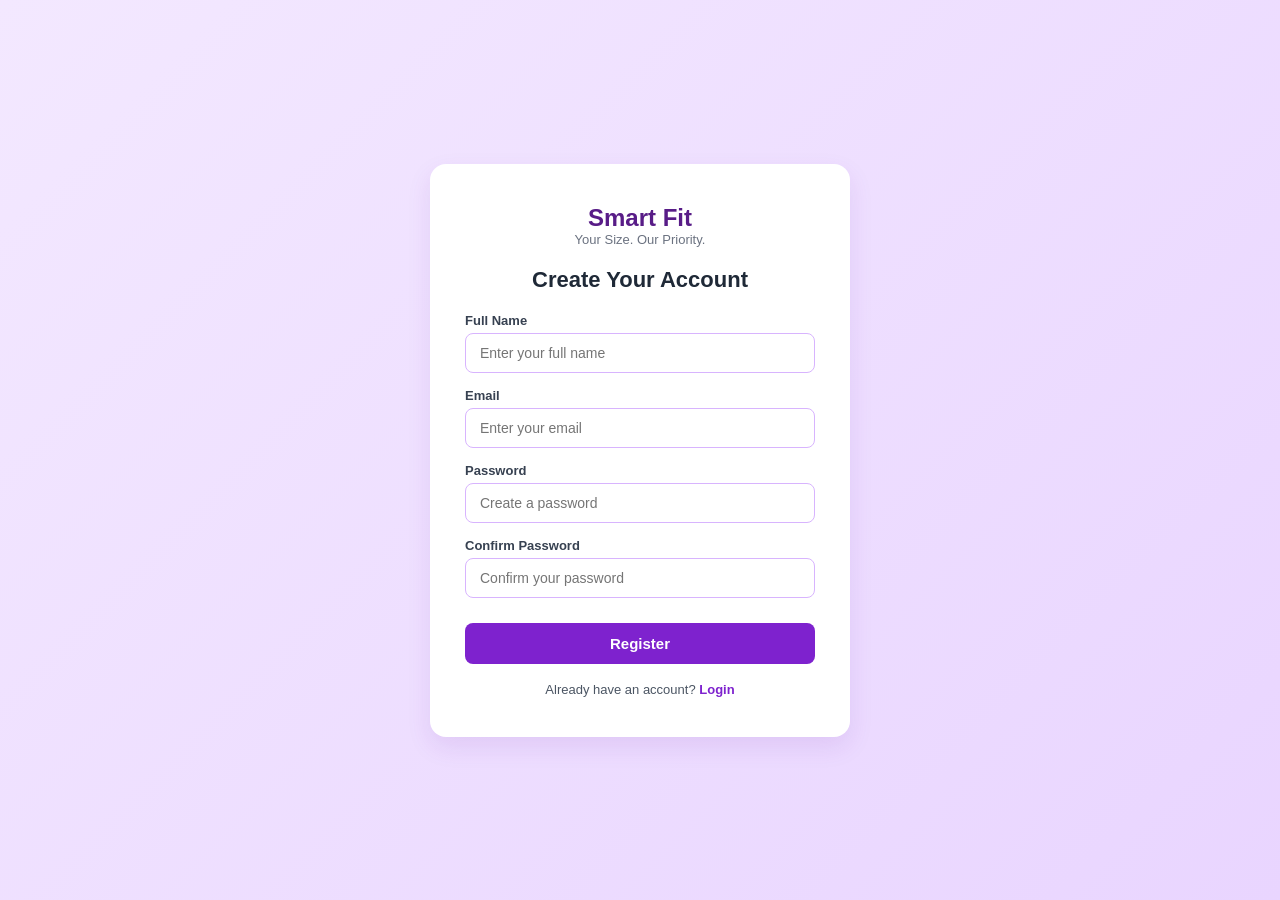
<file: register.html>
<!DOCTYPE html>
<html lang="en">
<head>
    <meta charset="UTF-8">
    <meta name="viewport" content="width=device-width, initial-scale=1.0">
    <title>Create Your Account - SmartFit</title>
    <style>
        * {
            margin: 0;
            padding: 0;
            box-sizing: border-box;
            font-family: 'Segoe UI', Tahoma, Geneva, Verdana, sans-serif;
        }
        body {
            background: linear-gradient(135deg, #f3e8ff 0%, #e9d5ff 100%);
            display: flex;
            justify-content: center;
            align-items: center;
            min-height: 100vh;
            padding: 20px;
        }
        .register-container {
            background: #ffffff;
            padding: 40px 35px;
            border-radius: 16px;
            box-shadow: 0 10px 25px rgba(107, 33, 168, 0.1);
            width: 100%;
            max-width: 420px;
        }
        .logo-area {
            text-align: center;
            margin-bottom: 20px;
        }
        .logo-area h1 {
            color: #581c87;
            font-size: 24px;
        }
        .logo-area p {
            color: #6b7280;
            font-size: 13px;
        }
        .register-container h2 {
            text-align: center;
            color: #1f2937;
            margin-bottom: 20px;
            font-size: 22px;
        }
        .input-group {
            margin-bottom: 15px;
        }
        .input-group label {
            display: block;
            margin-bottom: 5px;
            color: #374151;
            font-size: 13px;
            font-weight: 600;
        }
        .input-group input {
            width: 100%;
            padding: 11px 14px;
            border: 1.5px solid #d8b4fe;
            border-radius: 8px;
            font-size: 14px;
            outline: none;
            transition: border-color 0.3s;
        }
        .input-group input:focus {
            border-color: #7e22ce;
        }
        .btn-register {
            width: 100%;
            padding: 12px;
            background-color: #7e22ce;
            color: white;
            border: none;
            border-radius: 8px;
            font-size: 15px;
            font-weight: 600;
            cursor: pointer;
            transition: background-color 0.3s;
            margin-top: 10px;
        }
        .btn-register:hover {
            background-color: #6b21a8;
        }
        .login-link {
            text-align: center;
            margin-top: 18px;
            font-size: 13px;
            color: #4b5563;
        }
        .login-link a {
            color: #7e22ce;
            text-decoration: none;
            font-weight: 600;
        }
        .login-link a:hover {
            text-decoration: underline;
        }
        /* Toast Notification Styling */
        #toast {
            visibility: hidden;
            min-width: 280px;
            background-color: #7e22ce;
            color: #fff;
            text-align: center;
            border-radius: 8px;
            padding: 14px;
            position: fixed;
            z-index: 1;
            left: 50%;
            bottom: 30px;
            transform: translateX(-50%);
            font-size: 14px;
            box-shadow: 0 5px 15px rgba(0,0,0,0.2);
        }
        #toast.show {
            visibility: visible;
            animation: fadein 0.5s, fadeout 0.5s 2.5s;
        }
        @keyframes fadein { from {bottom: 0; opacity: 0;} to {bottom: 30px; opacity: 1;} }
        @keyframes fadeout { from {bottom: 30px; opacity: 1;} to {bottom: 0; opacity: 0;} }
    </style>
</head>
<body>

    <div class="register-container">
        <div class="logo-area">
            <h1>Smart Fit</h1>
            <p>Your Size. Our Priority.</p>
        </div>
        <h2>Create Your Account</h2>
        
        <form id="registerForm">
            <div class="input-group">
                <label for="fullname">Full Name</label>
                <input type="text" id="fullname" placeholder="Enter your full name" required>
            </div>
            <div class="input-group">
                <label for="email">Email</label>
                <input type="email" id="email" placeholder="Enter your email" required>
            </div>
            <div class="input-group">
                <label for="password">Password</label>
                <input type="password" id="password" placeholder="Create a password" required>
            </div>
            <div class="input-group">
                <label for="confirmPassword">Confirm Password</label>
                <input type="password" id="confirmPassword" placeholder="Confirm your password" required>
            </div>
            <button type="submit" class="btn-register">Register</button>
        </form>

        <div class="login-link">
            Already have an account? <a href="login.html">Login</a>
        </div>
    </div>

    <div id="toast">Registration Successful!</div>

    <script>
        function showToast(message, isError = false) {
            const toast = document.getElementById("toast");
            toast.textContent = message;
            toast.style.backgroundColor = isError ? "#dc2626" : "#7e22ce";
            toast.className = "show";
            setTimeout(() => { toast.className = toast.className.replace("show", ""); }, 3000);
        }

        document.getElementById('registerForm').addEventListener('submit', async function(e) {
            e.preventDefault();

            const username = document.getElementById('fullname').value.trim();
            const email = document.getElementById('email').value.trim();
            const password = document.getElementById('password').value;
            const confirmPassword = document.getElementById('confirmPassword').value;

            if (password !== confirmPassword) {
                showToast("❌ Passwords do not match!", true);
                return;
            }

            try {
                const response = await fetch('http://127.0.0.1:8000/register', {
                    method: 'POST',
                    headers: { 'Content-Type': 'application/json' },
                    body: JSON.stringify({ username, email, password })
                });

                const data = await response.json();

                if (response.ok) {
                    showToast("✨ Registration Successful! Redirecting to Login...");
                    setTimeout(() => {
                        window.location.href = "login.html";
                    }, 1500);
                } else {
                    showToast("❌ Error: " + (data.detail || "Registration failed"), true);
                }
            } catch (error) {
                console.error("Error:", error);
                showToast("⚠️ Network error occurred!", true);
            }
        });
    </script>
</body>
</html>
</file>
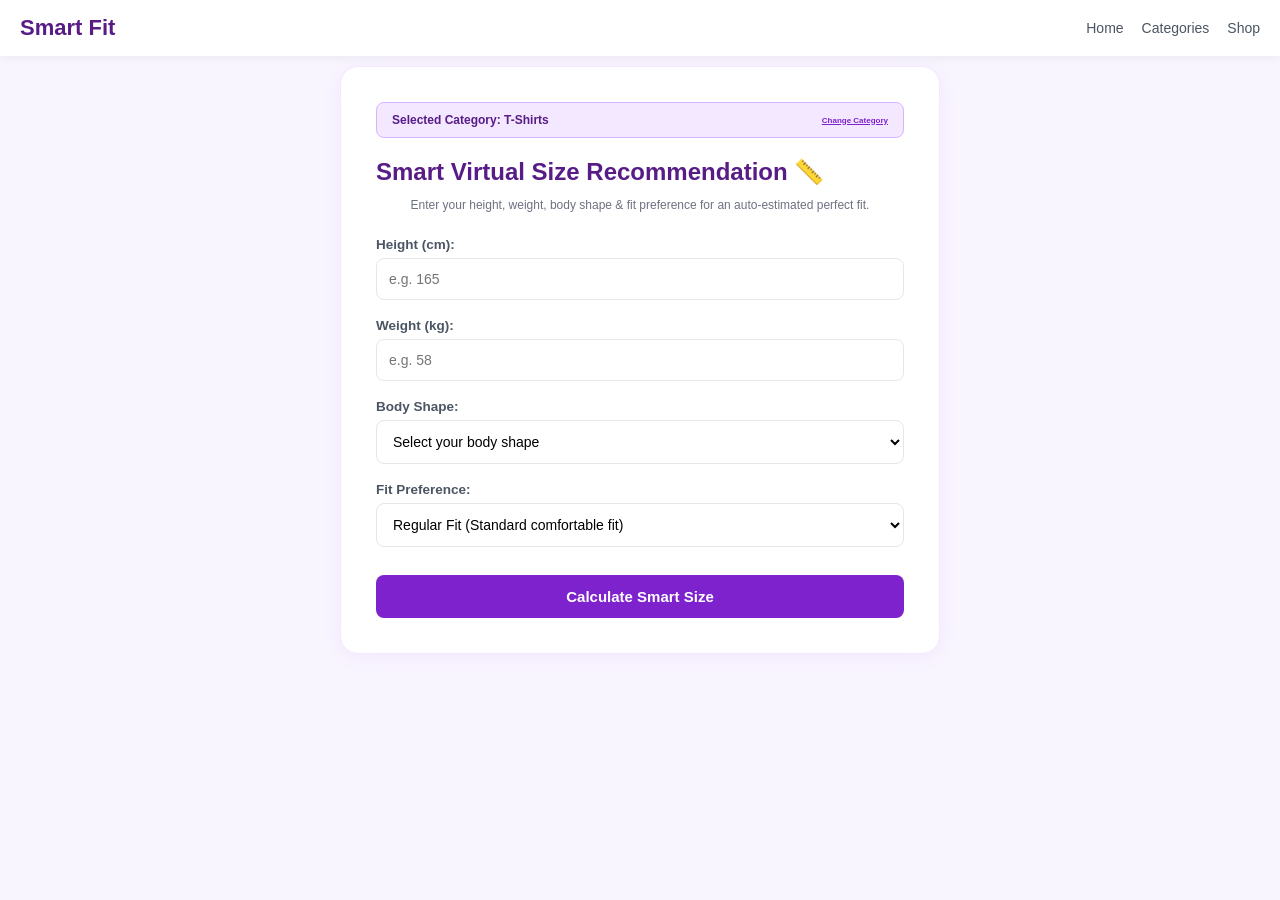
<file: size-recommendation.html>
<!DOCTYPE html>
<html lang="en">
<head>
    <meta charset="UTF-8">
    <meta name="viewport" content="width=device-width, initial-scale=1.0">
    <title>Smart Size Recommendation - SmartFit</title>
    <style>
        * {
            margin: 0;
            padding: 0;
            box-sizing: border-box;
            font-family: 'Segoe UI', Tahoma, Geneva, Verdana, sans-serif;
        }
        body {
            background-color: #f9f5ff;
            color: #1f2937;
        }
        header {
            background: #ffffff;
            box-shadow: 0 2px 10px rgba(0,0,0,0.05);
            display: flex;
            justify-content: space-between;
            align-items: center;
            padding: 15px 20px;
            position: sticky;
            top: 0;
            z-index: 100;
        }
        .logo {
            font-size: 22px;
            font-weight: bold;
            color: #581c87;
        }
        .nav-links {
            display: flex;
            gap: 18px;
            align-items: center;
        }
        .nav-links a {
            text-decoration: none;
            color: #4b5563;
            font-size: 14px;
            font-weight: 500;
        }
        .nav-links a:hover {
            color: #7e22ce;
        }
        .container {
            max-width: 600px;
            margin: 10px auto;
            padding: 35px;
            background: #ffffff;
            border-radius: 18px;
            box-shadow: 0 4px 20px rgba(126, 34, 206, 0.06);
            border: 1.5px solid #f3e8ff;
        }
        .category-banner {
            background: #f3e8ff;
            color: #581c87;
            padding: 10px 15px;
            border-radius: 8px;
            font-size: 12px;
            font-weight: 600;
            display: flex;
            justify-content: space-between;
            align-items: center;
            margin-bottom: 20px;
            border: 1px solid #d8b4fe;
        }
        .category-banner a {
            color: #7e22ce;
            font-size: 8px;
            text-decoration: underline;
            gap: 8px;
        }
        h1 {
            color: #581c87;
            font-size: 24px;
            margin-bottom: 12px;
            text-align: left;
        }
        p.subtitle {
            text-align: center;
            color: #6b7280;
            font-size: 12px;
            margin-bottom: 25px;
        }
        .form-group {
            margin-bottom: 18px;
        }
        label {
            display: block;
            font-size: 13.5px;
            font-weight: 600;
            color: #4b5563;
            margin-bottom: 6px;
        }
        input, select {
            width: 100%;
            padding: 12px;
            border: 1.5px solid #e5e7eb;
            border-radius: 8px;
            font-size: 14px;
            outline: none;
            background: #fff;
            transition: border-color 0.3s;
        }
        input:focus, select:focus {
            border-color: #7e22ce;
        }
        .btn-submit {
            width: 100%;
            background: #7e22ce;
            color: white;
            border: none;
            padding: 13px;
            border-radius: 8px;
            font-size: 15px;
            font-weight: 600;
            cursor: pointer;
            transition: background 0.3s, transform 0.2s;
            margin-top: 10px;
        }
        .btn-submit:hover {
            background: #6b21a8;
            transform: scale(1.01);
        }
        .result-box {
            margin-top: 25px;
            padding: 22px;
            background: #f3e8ff;
            border-radius: 12px;
            text-align: center;
            border: 1.5px solid #d8b4fe;
            display: none;
        }
        .result-box p {
            color: #4b5563;
            font-size: 14.5px;
            line-height: 1.4;
            margin-bottom: 15px;
        }
        .size-badge {
            display: inline-block;
            background: #7e22ce;
            color: white;
            font-size: 24px;
            font-weight: bold;
            padding: 8px 20px;
            border-radius: 50px;
            margin: 10px 0;
        }
        .btn-action {
            display: inline-block;
            background: #581c87;
            color: white;
            text-decoration: none;
            padding: 10px 20px;
            border-radius: 6px;
            font-size: 14px;
            font-weight: 600;
            margin-top: 10px;
            transition: background 0.3s;
        }
        .btn-action:hover {
            background: #3b0764;
        }
    </style>
</head>
<body>

    <header>
        <div class="logo">Smart Fit</div>
        <div class="nav-links">
            <a href="dashboard.html">Home</a>
            <a href="categories.html">Categories</a>
            <a href="products.html">Shop</a>
        </div>
    </header>

    <div class="container">
        <!-- තෝරාගත් ඇඳුම් වර්ගය පෙන්වන කොටස -->
        <div class="category-banner">
            <span>Selected Category: <strong id="displayCategory">General</strong></span>
            <a href="categories.html">Change Category</a>
        </div>

        <h1>Smart Virtual Size Recommendation 📏</h1>
        <p class="subtitle">Enter your height, weight, body shape & fit preference for an auto-estimated perfect fit.</p>
        
        <form id="sizeForm">
            <div class="form-group">
                <label>Height (cm):</label>
                <input type="number" id="height" step="0.1" placeholder="e.g. 165" required>
            </div>
            <div class="form-group">
                <label>Weight (kg):</label>
                <input type="number" id="weight" step="0.1" placeholder="e.g. 58" required>
            </div>
            <div class="form-group">
                <label>Body Shape:</label>
                <select id="body_shape" required>
                    <option value="">Select your body shape</option>
                    <option value="Hourglass">Hourglass (Balanced bust & hips, defined waist)</option>
                    <option value="Rectangle">Rectangle (Balanced, straight up and down)</option>
                    <option value="Pear">Pear (Hips broader than bust)</option>
                    <option value="Athletic">Athletic / Muscular</option>
                    <option value="Apple">Apple (Broader midsection)</option>
                </select>
            </div>
            <div class="form-group">
                <label>Fit Preference:</label>
                <select id="fit_preference" required>
                    <option value="Regular">Regular Fit (Standard comfortable fit)</option>
                    <option value="Slim">Slim Fit (Body hugging / tight)</option>
                    <option value="Loose">Loose / Relaxed Fit (Baggy / comfortable room)</option>
                </select>
            </div>
            <button type="button" class="btn-submit" onclick="getSmartRecommendation()">Calculate Smart Size</button>
        </form>

        <div class="result-box" id="resultBox">
            <p>Your Perfect Recommended Size for <strong id="resultCategory"></strong> is:</p>
            <div class="size-badge" id="recommendedSizeBadge">M</div>
            <p id="resultMsg" style="margin-top: 10px;"></p>
            <div>
                <a href="products.html" class="btn-action" onclick="saveSelectedSize()">Confirm Size & View Matching Items 🛒</a>
            </div>
        </div>
    </div>

    <script>
        // පිටුව ලෝඩ් වන විට තෝරාගත් Category එක පෙන්වීම
        const selectedCategory = localStorage.getItem("selected_category") || "T-Shirts";
        document.getElementById("displayCategory").textContent = selectedCategory;

        async function getSmartRecommendation() {
            const heightInput = document.getElementById("height").value;
            const weightInput = document.getElementById("weight").value;
            const bodyShapeInput = document.getElementById("body_shape").value;
            const fitPreferenceInput = document.getElementById("fit_preference").value;

            if (!heightInput || !weightInput || !bodyShapeInput || !fitPreferenceInput) {
                alert("Please fill in all the required fields!");
                return;
            }

            const height = parseFloat(heightInput);
            const weight = parseFloat(weightInput);
            const body_shape = bodyShapeInput;
            const fit_preference = fitPreferenceInput;

            try {
                const response = await fetch("http://localhost:8000/api/recommend-size", {
                    method: "POST",
                    headers: {
                        "Content-Type": "application/json"
                    },
                    body: JSON.stringify({ 
                        height, 
                        weight, 
                        body_shape, 
                        fit_preference,
                        category: selectedCategory 
                    })
                });

                if (!response.ok) {
                    throw new Error("Server responded with an error status.");
                }

                const result = await response.json();

                if (result.status === "success") {
                    const resultBox = document.getElementById("resultBox");
                    document.getElementById("resultCategory").textContent = selectedCategory;
                    document.getElementById("recommendedSizeBadge").textContent = result.recommended_size;
                    document.getElementById("resultMsg").innerHTML = `${result.message}<br><br><b>Auto-Estimated Measurements:</b> Chest: ~${result.estimated_chest} cm | Waist: ~${result.estimated_waist} cm`;
                    resultBox.style.display = "block";
                    
                    localStorage.setItem("user_recommended_size", result.recommended_size);
                } else {
                    alert("Failed to get recommendation from server.");
                }
            } catch (error) {
                console.error("Error:", error);
                alert("Failed to connect to backend server. Make sure FastAPI backend is running on http://localhost:8000");
            }
        }

        function saveSelectedSize() {
            const size = document.getElementById("recommendedSizeBadge").textContent;
            localStorage.setItem("selected_size", size);
        }
    </script>
</body>
</html>
</file>
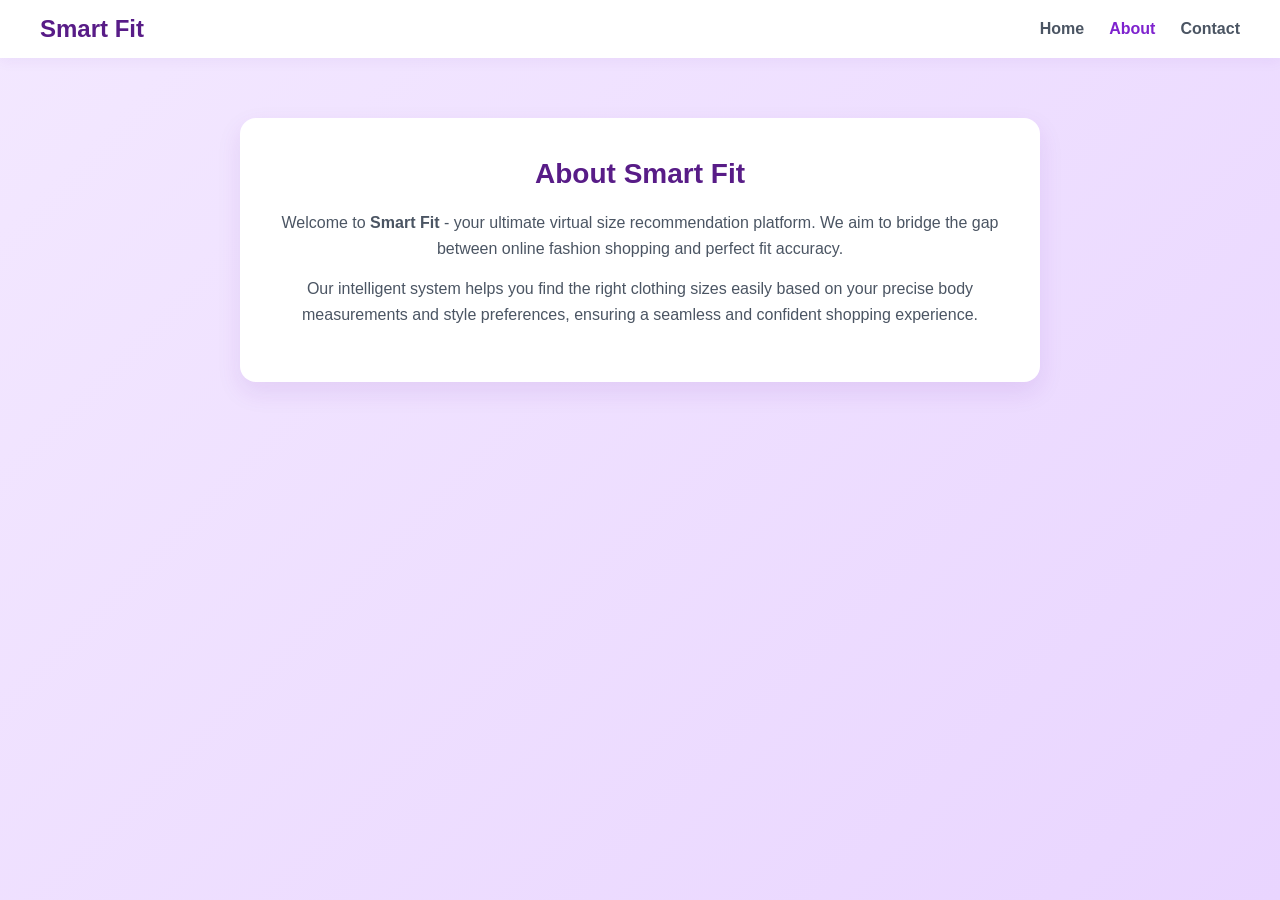
<file: backend/about.html>
<!DOCTYPE html>
<html lang="en">
<head>
    <meta charset="UTF-8">
    <meta name="viewport" content="width=device-width, initial-scale=1.0">
    <title>About Us - Smart Fit</title>
    <style>
        * {
            margin: 0;
            padding: 0;
            box-sizing: border-box;
            font-family: 'Segoe UI', Tahoma, Geneva, Verdana, sans-serif;
        }
        body {
            background: linear-gradient(135deg, #f3e8ff 0%, #e9d5ff 100%);
            min-height: 100vh;
        }
        .navbar {
            display: flex;
            justify-content: space-between;
            align-items: center;
            padding: 15px 40px;
            background: #ffffff;
            box-shadow: 0 4px 12px rgba(107, 33, 168, 0.05);
            position: sticky;
            top: 0;
            z-index: 100;
        }
        .logo-text {
            color: #581c87;
            font-size: 24px;
            font-weight: 700;
        }
        .nav-links {
            display: flex;
            gap: 25px;
        }
        .nav-links a {
            text-decoration: none;
            color: #4b5563;
            font-size: 16px;
            font-weight: 600;
            transition: color 0.3s ease;
        }
        .nav-links a:hover, .nav-links a.active {
            color: #7e22ce;
        }
        .content-container {
            max-width: 800px;
            margin: 60px auto;
            background: #ffffff;
            padding: 40px;
            border-radius: 16px;
            box-shadow: 0 10px 25px rgba(107, 33, 168, 0.1);
        }
        .content-container h2 {
            color: #581c87;
            font-size: 28px;
            margin-bottom: 20px;
            text-align: center;
        }
        .content-container p {
            color: #4b5563;
            font-size: 16px;
            line-height: 1.6;
            margin-bottom: 15px;
            text-align: center;
        }
    </style>
</head>
<body>

    <header class="navbar">
        <div class="logo-text">Smart Fit</div>
        <nav class="nav-links">
            <a href="index.html">Home</a>
            <a href="about.html" class="active">About</a>
            <a href="contact.html">Contact</a>
        </nav>
    </header>

    <div class="content-container">
        <h2>About Smart Fit</h2>
        <p>Welcome to <strong>Smart Fit</strong> - your ultimate virtual size recommendation platform. We aim to bridge the gap between online fashion shopping and perfect fit accuracy.</p>
        <p>Our intelligent system helps you find the right clothing sizes easily based on your precise body measurements and style preferences, ensuring a seamless and confident shopping experience.</p>
    </div>

</body>
</html>
</file>
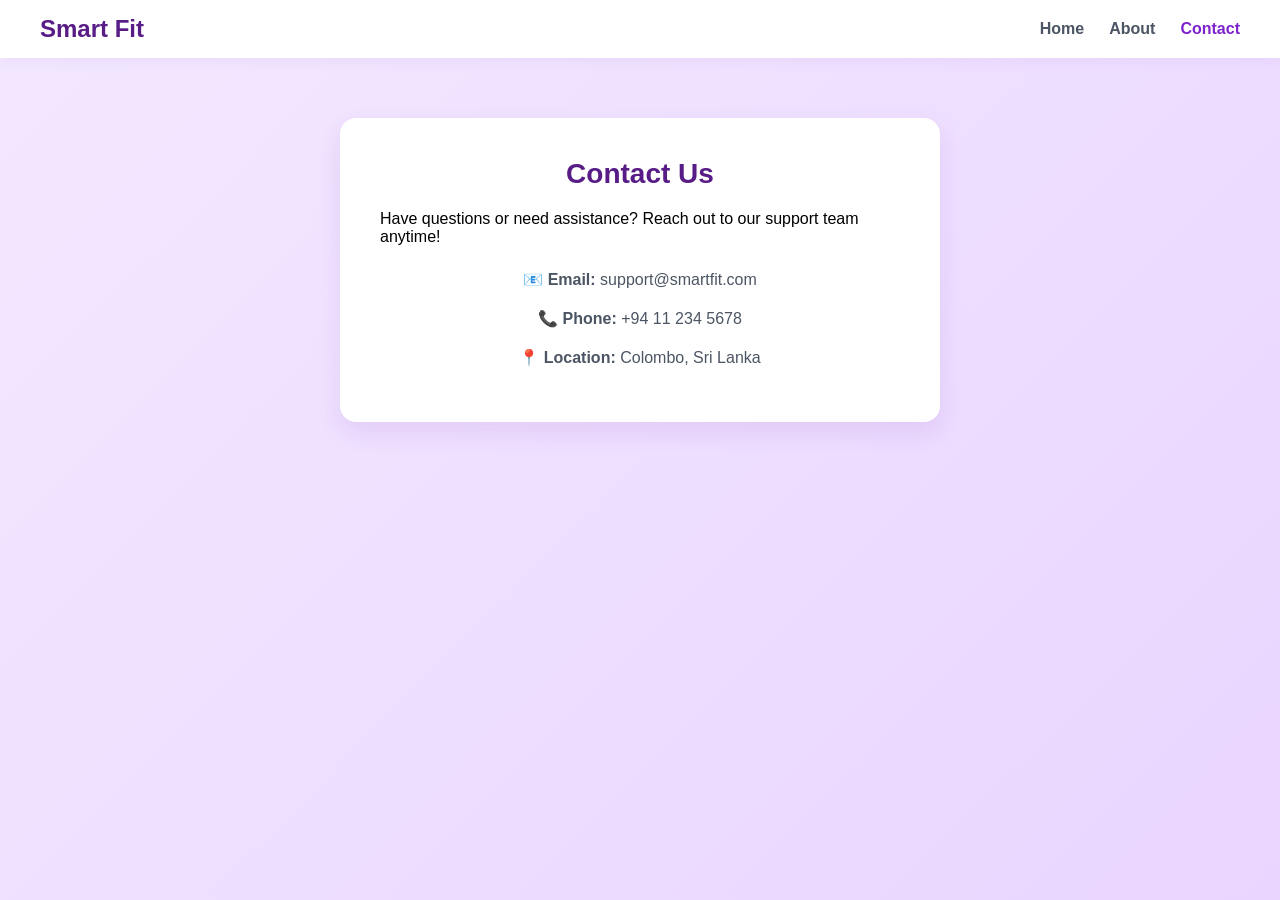
<file: backend/contact.html>
<!DOCTYPE html>
<html lang="en">
<head>
    <meta charset="UTF-8">
    <meta name="viewport" content="width=device-width, initial-scale=1.0">
    <title>Contact Us - Smart Fit</title>
    <style>
        * {
            margin: 0;
            padding: 0;
            box-sizing: border-box;
            font-family: 'Segoe UI', Tahoma, Geneva, Verdana, sans-serif;
        }
        body {
            background: linear-gradient(135deg, #f3e8ff 0%, #e9d5ff 100%);
            min-height: 100vh;
        }
        .navbar {
            display: flex;
            justify-content: space-between;
            align-items: center;
            padding: 15px 40px;
            background: #ffffff;
            box-shadow: 0 4px 12px rgba(107, 33, 168, 0.05);
            position: sticky;
            top: 0;
            z-index: 100;
        }
        .logo-text {
            color: #581c87;
            font-size: 24px;
            font-weight: 700;
        }
        .nav-links {
            display: flex;
            gap: 25px;
        }
        .nav-links a {
            text-decoration: none;
            color: #4b5563;
            font-size: 16px;
            font-weight: 600;
            transition: color 0.3s ease;
        }
        .nav-links a:hover, .nav-links a.active {
            color: #7e22ce;
        }
        .content-container {
            max-width: 600px;
            margin: 60px auto;
            background: #ffffff;
            padding: 40px;
            border-radius: 16px;
            box-shadow: 0 10px 25px rgba(107, 33, 168, 0.1);
        }
        .content-container h2 {
            color: #581c87;
            font-size: 28px;
            margin-bottom: 20px;
            text-align: center;
        }
        .contact-info {
            margin-top: 20px;
            font-size: 16px;
            color: #4b5563;
            line-height: 1.8;
            text-align: center;
        }
        .contact-info p {
            margin-bottom: 10px;
        }
    </style>
</head>
<body>

    <header class="navbar">
        <div class="logo-text">Smart Fit</div>
        <nav class="nav-links">
            <a href="index.html">Home</a>
            <a href="about.html">About</a>
            <a href="contact.html" class="active">Contact</a>
        </nav>
    </header>

    <div class="content-container">
        <h2>Contact Us</h2>
        <p>Have questions or need assistance? Reach out to our support team anytime!</p>
        <div class="contact-info">
            <p>📧 <strong>Email:</strong> support@smartfit.com</p>
            <p>📞 <strong>Phone:</strong> +94 11 234 5678</p>
            <p>📍 <strong>Location:</strong> Colombo, Sri Lanka</p>
        </div>
    </div>

</body>
</html>
</file>
<file: style.css>
/* General Reset */
* {
    box-sizing: border-box;
    margin: 0;
    padding: 0;
}

body {
    background-color: #dce0ea;
    font-family: 'Segoe UI', Roboto, Helvetica, Arial, sans-serif;
    display: flex;
    justify-content: center;
    align-items: center;
    min-height: 100vh;
}

/* Mobile Screen Container (412x917px) */
.mobile-container {
    width: 412px;
    height: 917px;
    background-color: #f4f1ff;
    box-shadow: 0px 15px 40px rgba(0, 0, 0, 0.2);
    display: flex;
    flex-direction: column;
    justify-content: space-between;
    overflow: hidden;
    padding: 0; 
}

/* Top Navbar */
.navbar {
    background-color: #ffffff;
    display: flex;
    justify-content: space-between;
    align-items: center;
    padding: 10px;px 20px;
    width: 100%;
}

.logo-area {
    display: flex;
    align-items: center;
    gap: 12px;
    flex-shrink: 0;
}

.logo-area h1, .logo-area span.logo-text, .logo-area a {
    font-size: 35px; 
    font-weight: bold;
    color: #581c87;
    text-decoration: none;
}

.nav-logo {
    width: 55px;
    height: auto;
    object-fit: contain;
}

.brand-name {
    font-weight: 700;
    color: #5b3296;
    font-size: 16px;
    white-space: nowrap;
}

.nav-links {
    display: flex;
    gap: 12px;
}

.nav-links a {
    text-decoration: none;
    color: #4a2574;
    font-size: 11.5px;
    font-weight: 600;
}

/* Main Content Wrapper */
.main-content {
    padding: 10px 20px;
    display: flex;
    flex-direction: column;
    gap: 15px;
    flex: 1;
    justify-content: flex-start;
}

/* Hero Section */
.hero-section {
    display: flex;
    flex-direction: column;
}

.hero-top {
    display: flex;
    justify-content: space-between;
    align-items: center;
}

.hero-text h1 {
    color: #7c5dfa;
    font-size: 28px;
    font-weight: 800;
    line-height: 1.1;
    margin-bottom: 4px;
}

.hero-text h2 {
    color: #2c2538;
    font-size: 9px;
    font-weight: 700;
}

.illustration-img {
    width: 150px;
    height: auto;
    object-fit: contain;
}

.hero-tagline {
    color: #736a86;
    font-size: 11.5px;
    font-weight: 600;
    margin-top: 3px;
}

/* Features Section */
.features-section {
    display: flex;
    justify-content: space-between;
    text-align: center;
    gap: 8px;
    margin-top: 25px;
}

.feature-item {
    flex: 1;
    display: flex;
    flex-direction: column;
    align-items: center;
    gap: 8px;
}

.feature-icon {
    font-size: 28px;
}

.feature-item p {
    font-size: 11px;
    color: #362e47;
    font-weight: 700;
    line-height: 1.2;
}

/* Action Buttons Section */
.action-section {
    display: flex;
    flex-direction: column;
    align-items: center;
    gap: 12px;
    margin-top: 40px;
}

.btn-primary {
    width: 80%;
    height: 44px;
    background-color: #46237a;
    color: #ffffff;
    border: none;
    border-radius: 25px;
    font-size: 15px;
    font-weight: 700;
    cursor: pointer;
    display: flex;
    justify-content: center;
    align-items: center;
    gap: 8px;
    box-shadow: 0px 4px 12px rgba(70, 35, 122, 0.25);
}

.auth-buttons-container {
    display: flex;
    flex-direction: column; 
    align-items: center;
    gap: 8px;
    width: 100%;
    margin-top: 10px;
}

.btn-secondary {
    width: 120px;
    height: 32px;
    background-color: #e6e5ea;
    color: #7c5dfa;
    border: none;
    border-radius: 16px;
    font-size: 13px;
    font-weight: 700;
    cursor: pointer;
}

/* Bottom Banner Image */
.bottom-banner {
    display: flex;
    justify-content: center;
    align-items: center;
    margin-top: 10px;
    width: 100%;
}

.bottom-banner-img {
    width: 350px;      
    max-height: 300px;  
    object-fit: contain;
    border-radius: 15px; 
    transform: rotate(-2deg);
    transition: transform 0.2s ease;
}

.bottom-banner-img:hover {
    transform: rotate(0deg);
}

/* Footer */
.footer {
    text-align: center;
    padding: 15px 20px 22px 20px;
    display: flex;
    flex-direction: column;
    gap: 10px;
}

.footer-links {
    font-size: 10px;
    color: #433a54;
    line-height: 1.5;
    font-weight: 500;
}

.footer-links a {
    color: #433a54;
    text-decoration: none;
    margin: 0 3px;
}

.copyright {
    color: #6c657a;
    font-size: 10px;
}

html {
    scroll-behavior: smooth;
}
</file>
